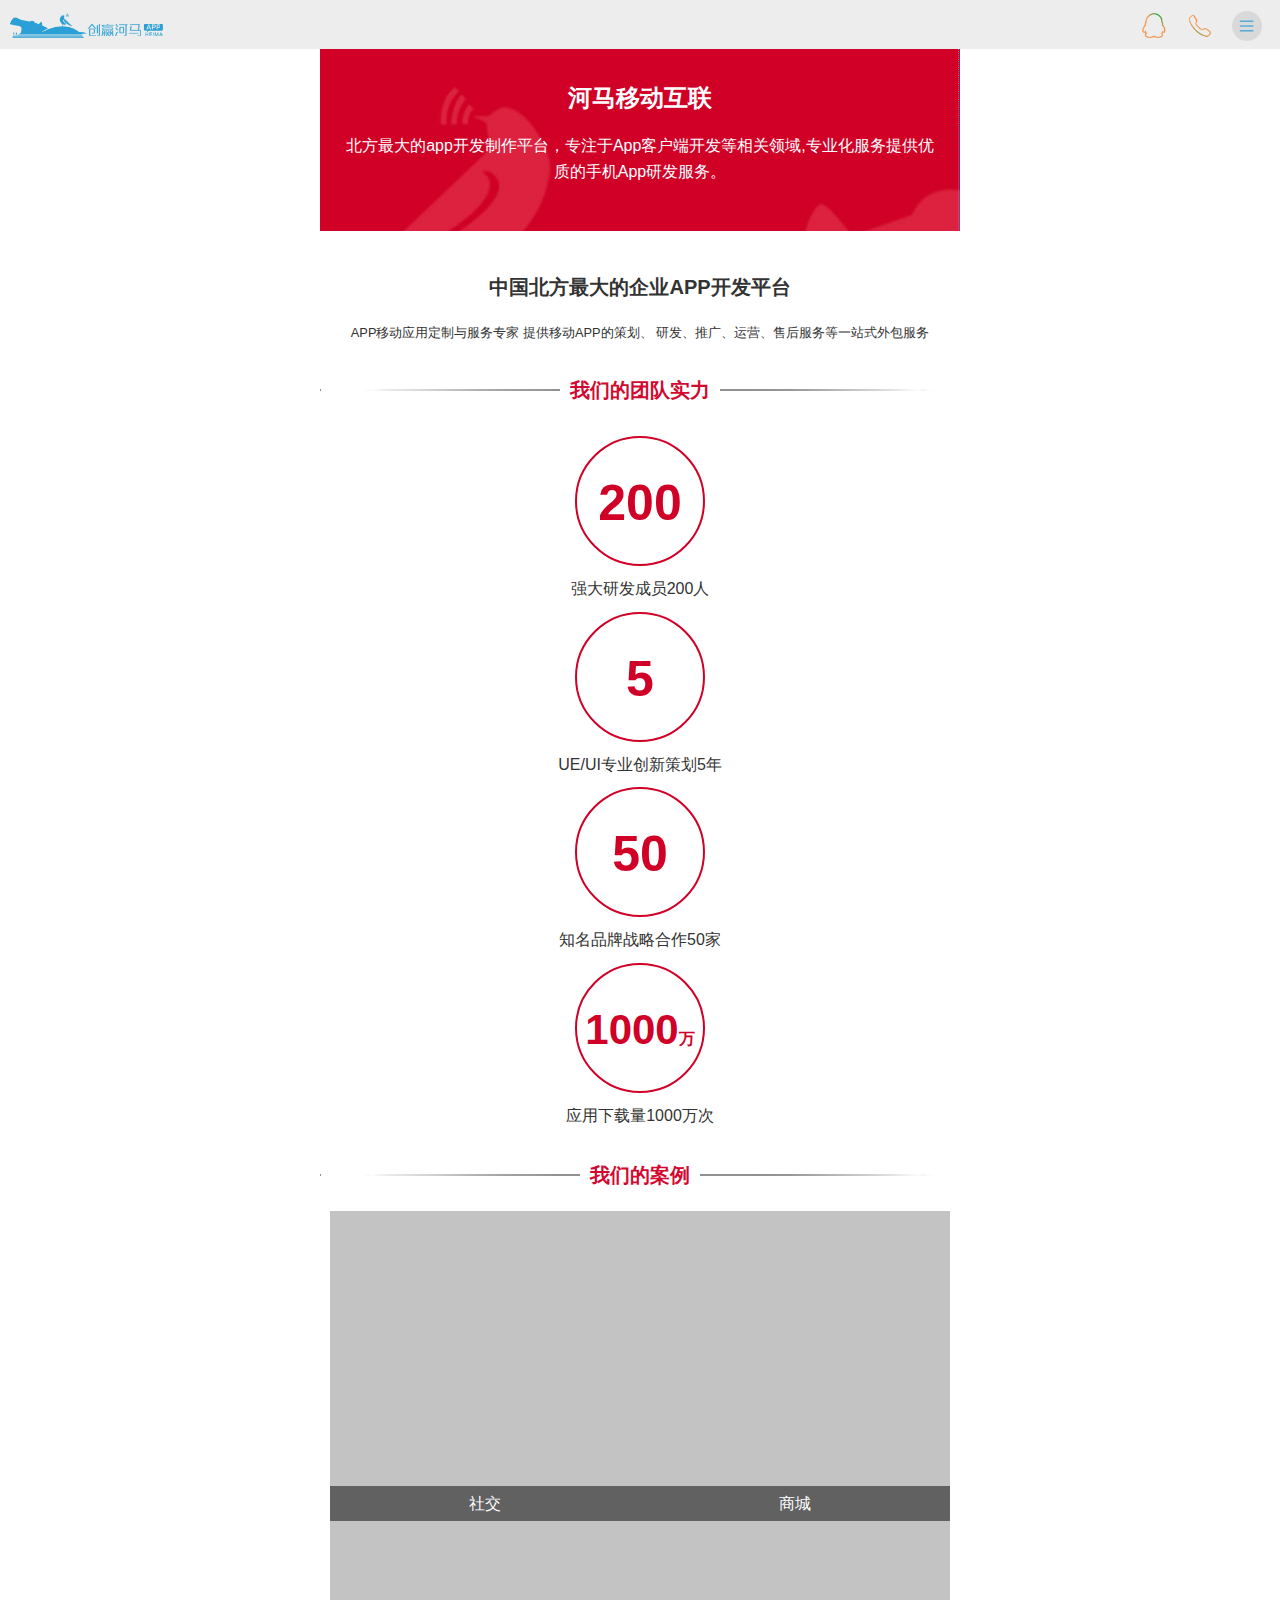
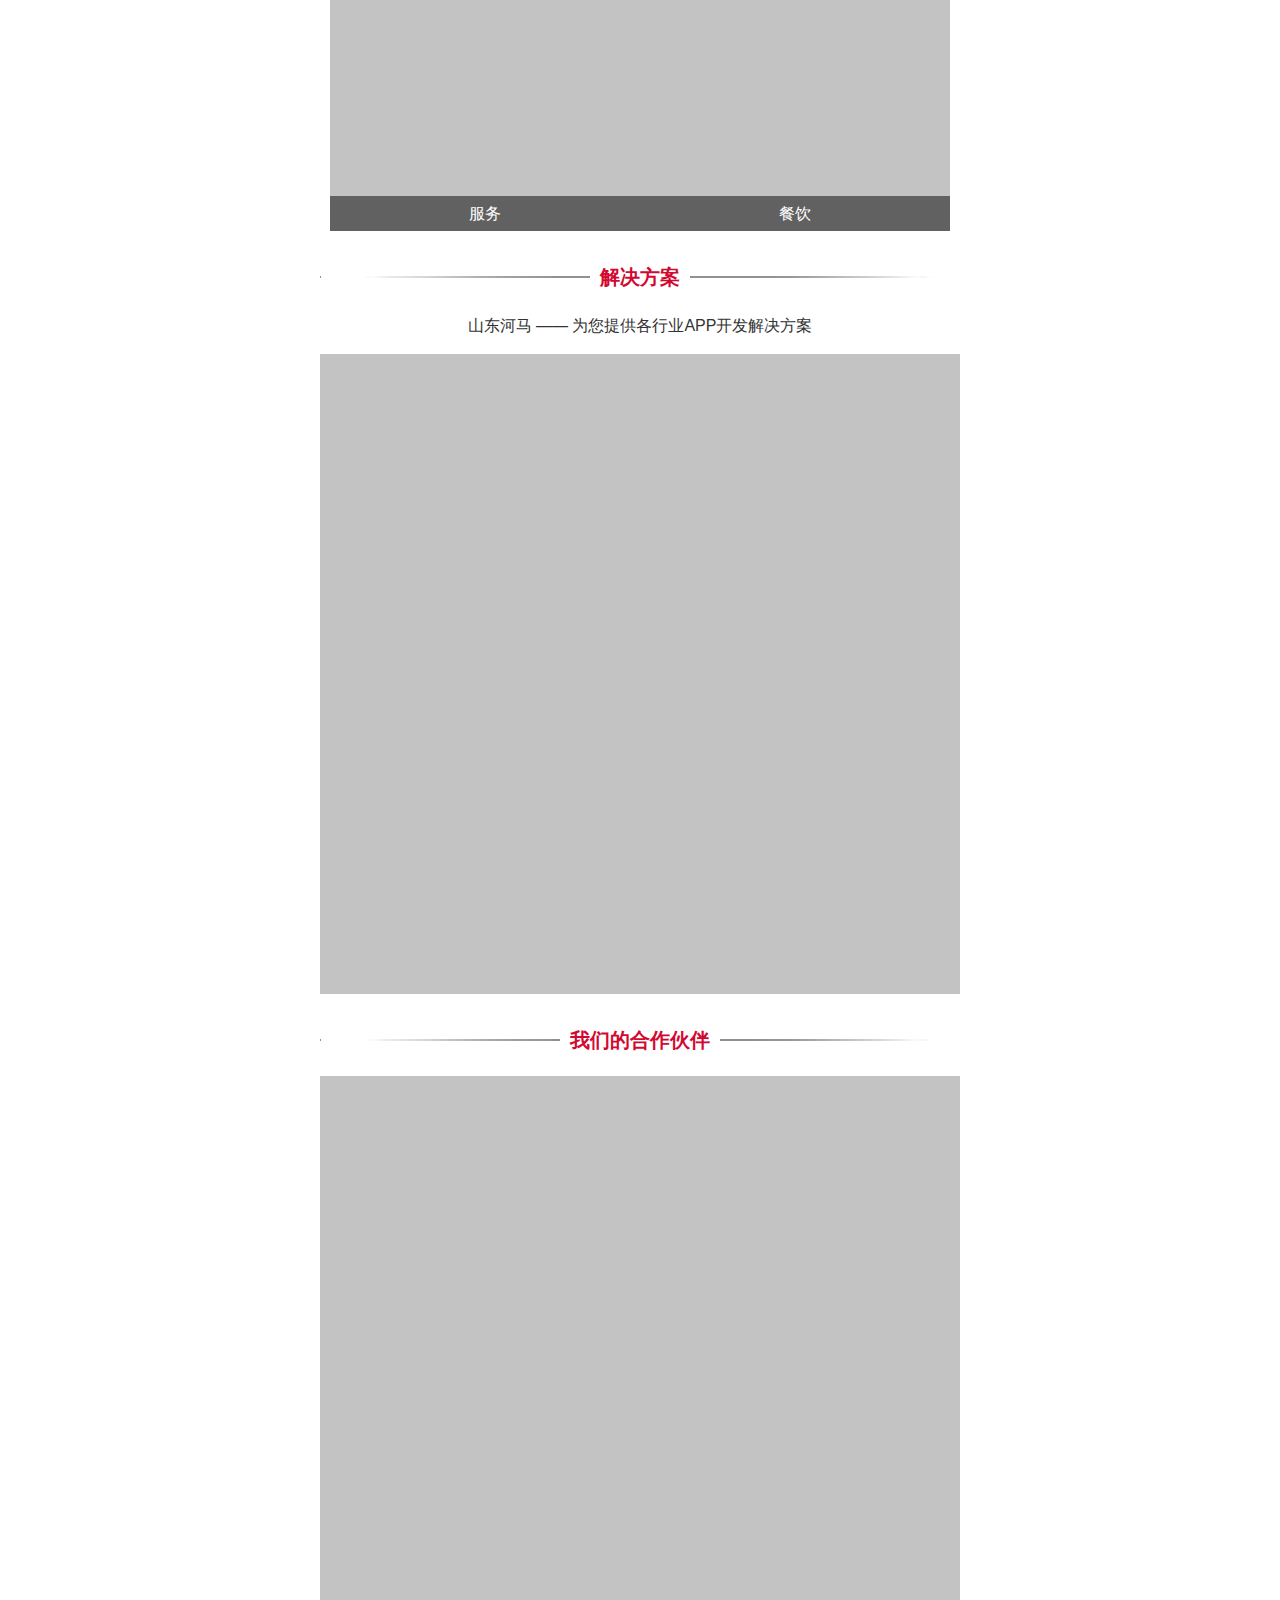
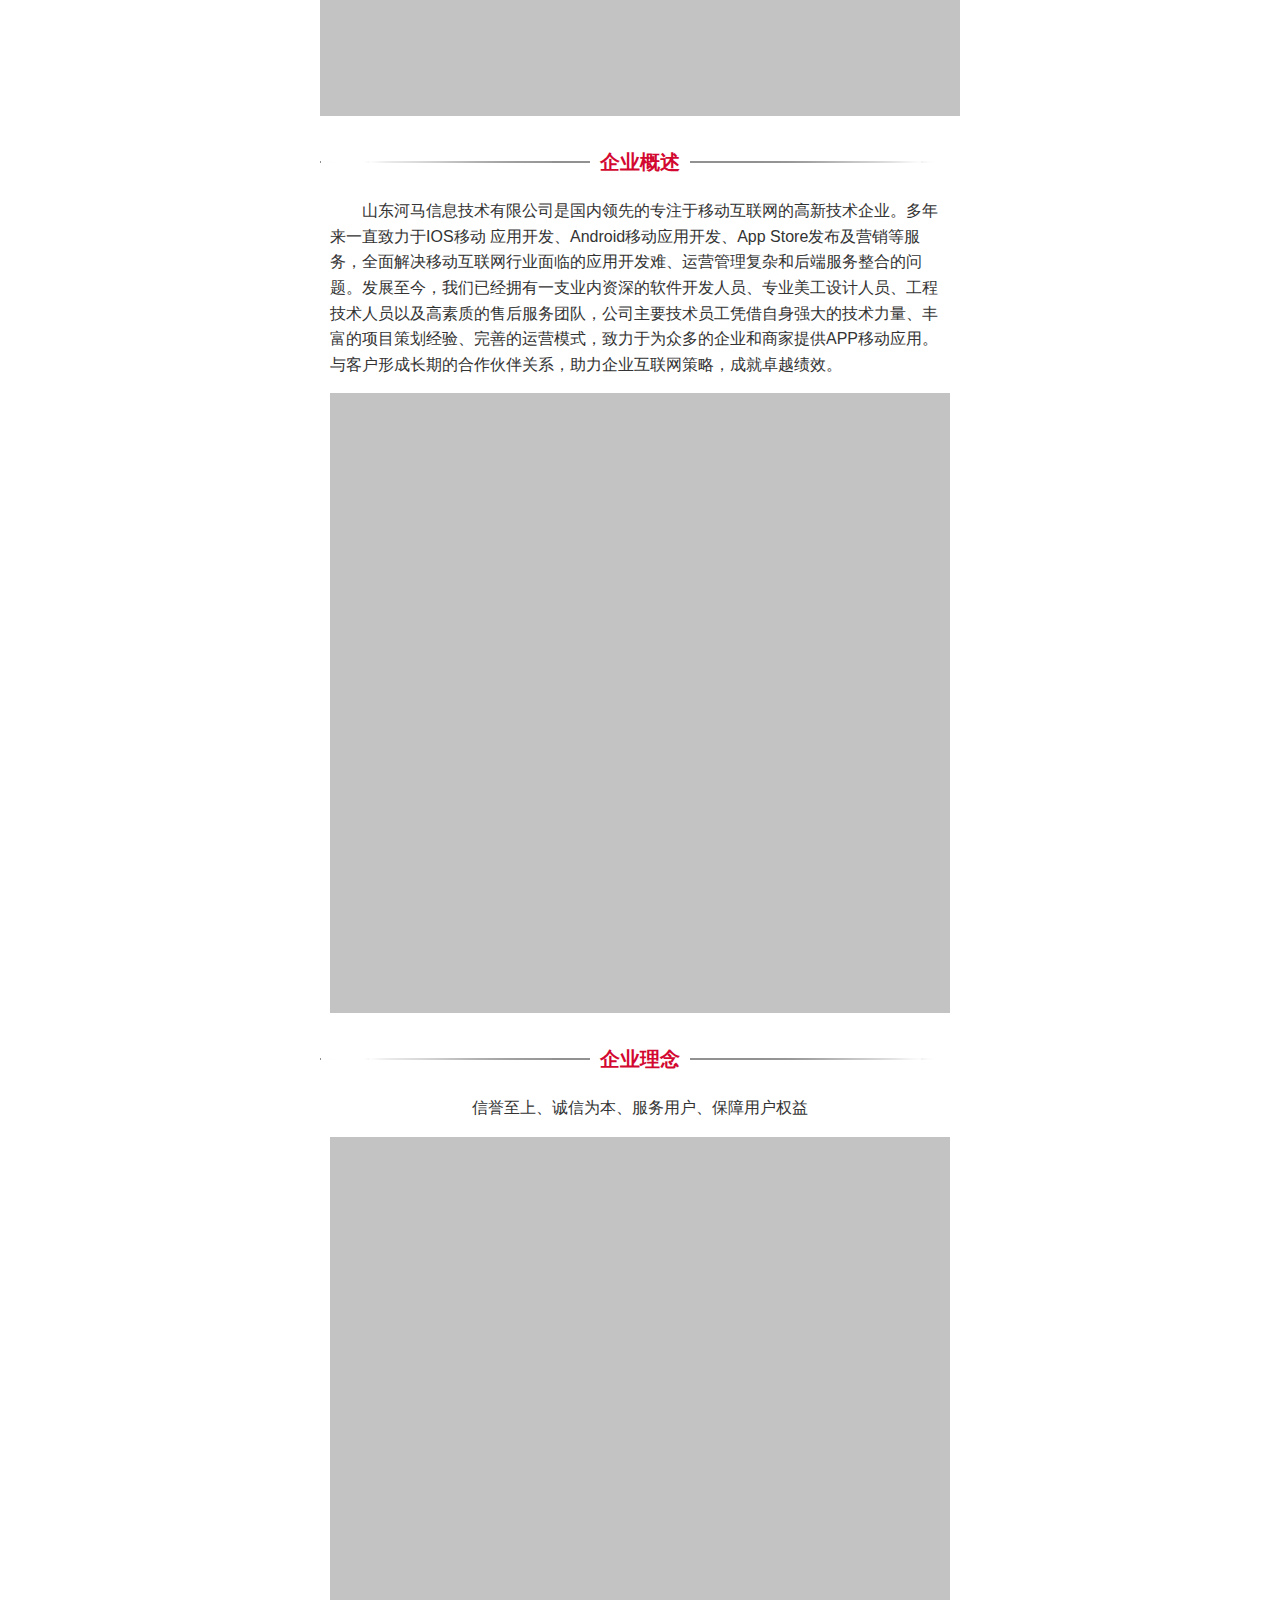
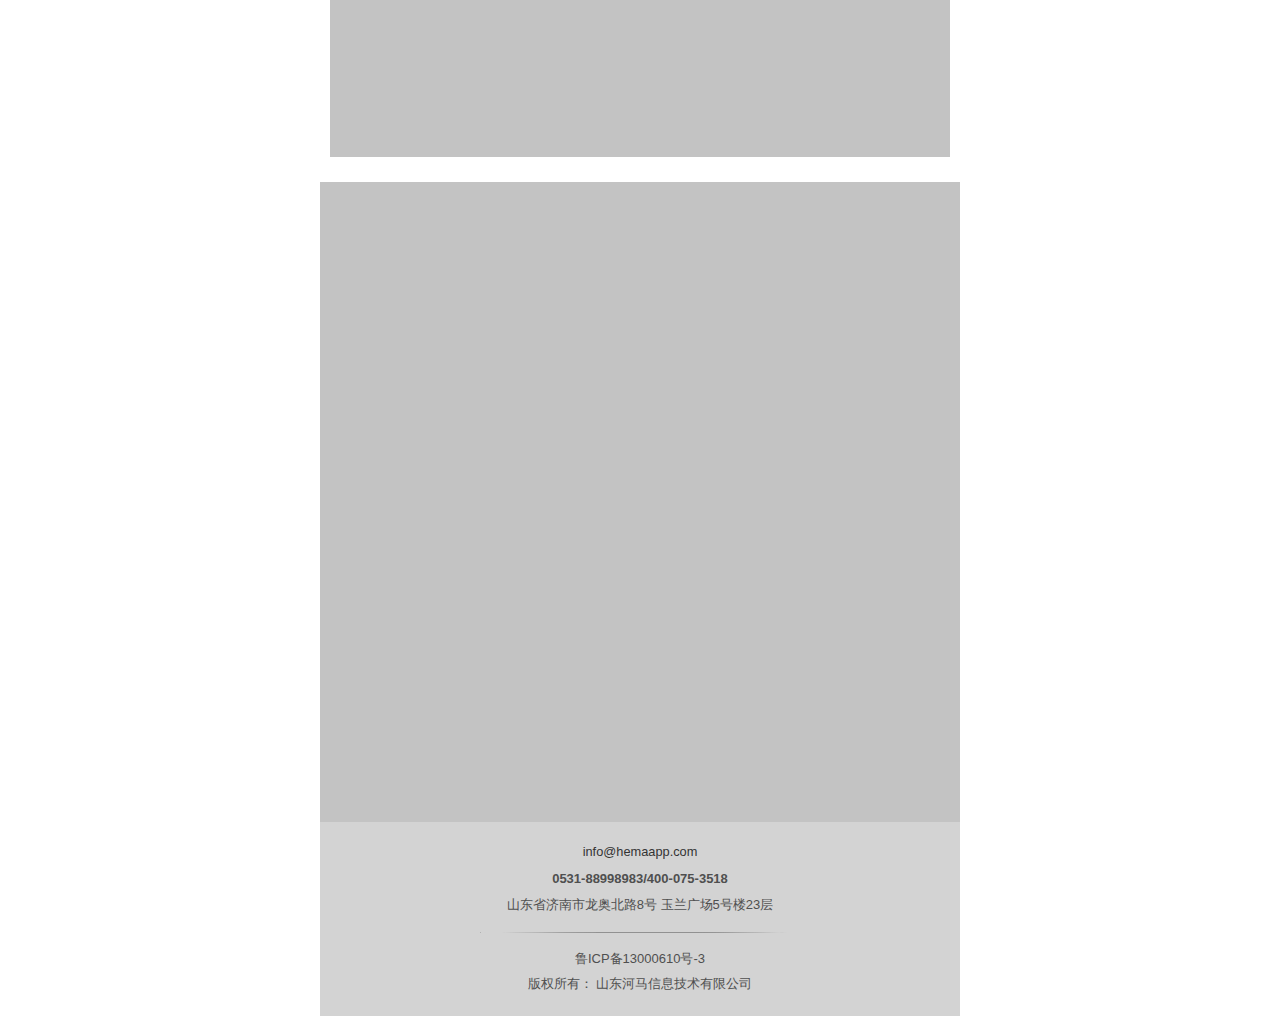
<file: index.html>
<!doctype html>
<html class="no-js">

	<head>
		<meta charset="utf-8">
		<meta http-equiv="X-UA-Compatible" content="IE=edge">
		<meta name="description" content="">
		<meta name="keywords" content="">
		<meta name="viewport" content="width=device-width, initial-scale=1, maximum-scale=1, user-scalable=no">
		<title>山东河马APP开发</title>
		<meta name="renderer" content="webkit">
		<meta http-equiv="Cache-Control" content="no-siteapp" />
		<link rel="stylesheet" href="css/amazeui.min.css">
		<link rel="stylesheet" href="css/app.css">
		<link rel="stylesheet" href="css/rotary.css" />
	</head>

	<body>
		<div class="am-container">
			<header data-am-widget="header" class="am-header am-header-fixed hm-header">
				<div class="am-header-left am-header-nav">
					<a href="index.html" title="山东河马APP开发">
						<img class="am-header-icon-custom" src="images/logo.png" alt="">
					</a>
				</div>
				<div class="am-header-right am-header-nav hm-icon">
					<a href="http://wpa.qq.com/msgrd?v=3&uin=2063704508&site=qq&menu=yes" class="">
						<img class="am-header-icon-custom" src="images/qq.png" alt="" />
					</a>
					<a href="tel:400-075-3518" class="">
						<img class="am-header-icon-custom" src="images/tel.png" alt="" />
					</a>
					<div class="am-dropdown" data-am-dropdown>
						<a href="javascript:;" class="am-dropdown-toggle" data-am-dropdown-toggle>
							<img class="am-header-icon-custom" src="images/more.png" style="height:30px;" alt="" />
						</a>
						<ul class="am-dropdown-content">
							<li>
								<a href="index.html">首&nbsp;&nbsp;&nbsp;&nbsp;&nbsp;&nbsp;页</a>
							</li>
							<li>
								<a href="index.html#case">APP案例</a>
							</li>
							<li>
								<a href="flow.html">制作流程</a>
							</li>
							<li>
								<a href="question.html">常见问题</a>
							</li>
						</ul>
					</div>
				</div>
			</header>
			<!-- 简介 -->
			<div>
				<div class="hm-banner">
					<h1>河马移动互联</h1>
					<p>北方最大的app开发制作平台，专注于App客户端开发等相关领域,专业化服务提供优质的手机App研发服务。</p>
				</div>
				<!-- <img alt="" src="images/img-index-1.jpg" width="100%" height="" /> -->
				<h2 class="am-text-center">中国北方最大的企业APP开发平台</h2>
				<p class="am-padding-horizontal-sm am-text-center"><small>APP移动应用定制与服务专家 提供移动APP的策划、
      研发、推广、运营、售后服务等一站式外包服务</small></p>
			</div>
			<!-- 团队实力 -->
			<div class="">
				<div class="hm-title">
					<b>我们的团队实力</b>
				</div>
				<ul class="am-avg-sm-1 hm-power">
					<li>
						<div>200</div>
						强大研发成员200人
					</li>
					<li>
						<div>5</div>
						UE/UI专业创新策划5年
					</li>
					<li>
						<div>50</div>
						知名品牌战略合作50家
					</li>
					<li>
						<div style="font-size: 4.2rem;">1000<small class="am-text-default">万</small></div>
						<!-- 案例锚点 -->
						<a name="case"></a>
						应用下载量1000万次
					</li>
				</ul>
			</div>
			<!-- 案例 -->
			<div>
				<div class="hm-title">
					<b>我们的案例</b>
				</div>
				<div class="am-padding-horizontal-sm hm-case">
					<ul class="am-avg-sm-2">
						<li>
							<a href="case1.html" title="">
								<img class="lazy" data-original="images/img-index-2.jpg" width="100%" alt="">
								<div class="hm-case-cate">
									社交
								</div>
							</a>
						</li>
						<li>
							<a href="case2.html" title="">
								<img class="lazy" data-original="images/img-index-3.jpg" width="100%" alt="">
								<div class="hm-case-cate">
									商城
								</div>
							</a>
						</li>
						<li>
							<a href="case3.html" title="">
								<img class="lazy" data-original="images/img-index-4.jpg" width="100%" alt="">
								<div class="hm-case-cate">
									服务
								</div>
							</a>
						</li>
						<li>
							<a href="case4.html" title="">
								<img class="lazy" data-original="images/img-index-5.jpg" width="100%" alt="">
								<div class="hm-case-cate">
									餐饮
								</div>
							</a>
						</li>
					</ul>
				</div>
			</div>
			<!-- 解决方案 -->
			<div>
				<div class="hm-title">
					<b>解决方案</b>
				</div>
				<p class="am-text-center">山东河马 —— 为您提供各行业APP开发解决方案</p>
				<img class="lazy" data-original="images/img-index-6.jpg" width="100%" alt="">
			</div>
			<!-- 合作伙伴 -->
			<div>
				<div class="hm-title">
					<b>我们的合作伙伴</b>
				</div>
				<img class="lazy" data-original="images/img-index-7.jpg" width="100%" alt="">
			</div>
			<!-- 企业概述 -->
			<div>
				<div class="hm-title">
					<b>企业概述</b>
				</div>
				<div class="am-padding-horizontal-sm">
					<p>　　山东河马信息技术有限公司是国内领先的专注于移动互联网的高新技术企业。多年来一直致力于IOS移动 应用开发、Android移动应用开发、App Store发布及营销等服务，全面解决移动互联网行业面临的应用开发难、运营管理复杂和后端服务整合的问题。发展至今，我们已经拥有一支业内资深的软件开发人员、专业美工设计人员、工程技术人员以及高素质的售后服务团队，公司主要技术员工凭借自身强大的技术力量、丰富的项目策划经验、完善的运营模式，致力于为众多的企业和商家提供APP移动应用。与客户形成长期的合作伙伴关系，助力企业互联网策略，成就卓越绩效。</p>
					<img class="lazy" data-original="images/img-index-8.jpg" width="100%" alt="">
				</div>
			</div>
			<!-- 企业理念 -->
			<div>
				<div class="hm-title">
					<b>企业理念</b>
				</div>
				<div class="am-padding-horizontal-sm">
					<p class="am-text-center">信誉至上、诚信为本、服务用户、保障用户权益 </p>
					<img class="lazy" data-original="images/img-index-9.jpg" width="100%" alt="">
				</div>
			</div>
			<br>
			<!-- 地图 -->
			<a href="map.html" title="">
				<img class="lazy" data-original="images/img-index-10.jpg" width="100%" alt="">
			</a>
			<!-- 底部 -->
			<footer class="am-footer hm-footer">
				<small>info@hemaapp.com</small>
				<p><b>0531-88998983/400-075-3518</b> </p>
				<p>山东省济南市龙奥北路8号 玉兰广场5号楼23层</p>
				<hr>
				<p>鲁ICP备13000610号-3</p>
				<p>版权所有： 山东河马信息技术有限公司</p>
			</footer>
			<!-- 回顶部 -->
			<div data-am-widget="gotop" class="am-gotop am-gotop-fixed">
				<a href="#top" title="">
					<img class="am-gotop-icon-custom" src="images/go-top.png" />
				</a>
			</div>
		</div>
		<!--抽奖活动-->
		<div class="am-modal am-modal-alert " tabindex="-1" id="m-activity" style="display: none;">
			<div class="am-modal-dialog" id="activity-bg">
				<div class="am-modal-bd animated bounceInDown">
					<span data-am-modal-close class="am-close">&times;</span>
					<a class="btn" href="activity-sm.html" title="立即点开"></a>
				</div>
			</div>
		</div>

		<script src="js/jquery.min.js"></script>
		<script src="js/amazeui.min.js"></script>
		<script src="js/amazeui.lazyload.js"></script>
		<script src="js/app.js"></script>
		<script type='text/javascript' src='http://tb.53kf.com/kf.php?arg=10101711&style=1'></script>
		<script>
			$(function() {
				function reqUrl(path) {
					var frontUrl = 'http://124.128.23.74:8008/group14/hm_web_third/index.php/Webservice/V100/';
					return frontUrl + path;
				}
				
				$.ajax({
					type: 'POST',
					url: reqUrl("prize_client_get"),
					dataType: 'JSON',
					async: false,
					xhrFields: {
						withCredentials: true
					},
					success: function(data) {
						if(data.success) {
							$('#m-activity').modal('open');
						} else {
							$('#m-activity').modal('close');
						}
					},
					error: function(e, request, settings) {
						alert(settings);
					}
				});
			});
		</script>
	</body>

</html>
</file>
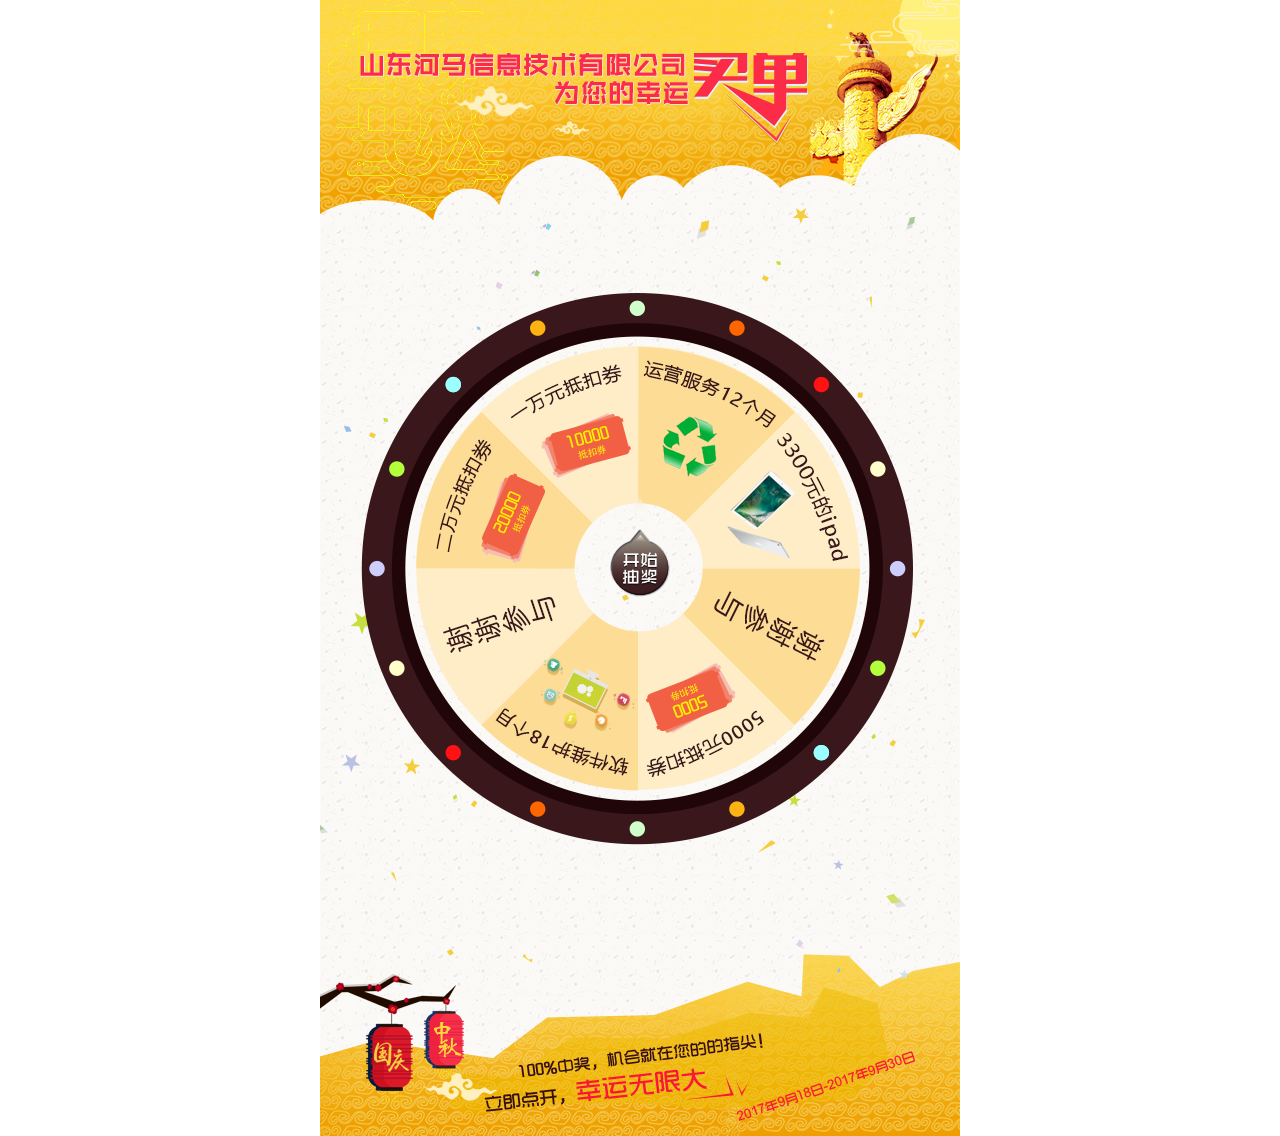
<file: activity-sm.html>
<!DOCTYPE html>
<html class="no-js">

	<head>
		<meta charset="utf-8">
		<meta http-equiv="X-UA-Compatible" content="IE=edge">
		<meta name="description" content="">
		<meta name="keywords" content="">
		<meta name="viewport" content="width=device-width, initial-scale=1, maximum-scale=1, user-scalable=no">
		<title>河马</title>
		<link rel="stylesheet" href="css/amazeui.min.css">
		<link rel="stylesheet" href="css/rotary.css">
		<style type="text/css">

		</style>
	</head>

	<body style="max-width: 640px; margin: 0 auto;">
		<div class="rotary">
			<img src="images/zt-smbg.png">
			<div class="rotaryArrow-sm" id="rotaryArrow"></div>
			<!--<a class="text-top-sm" href="#">我在上方</a>
			<a class="text-bottom-sm" href="#">我在下方</a>-->
		</div>

		<!-- 中奖提示modal -->
		<div class="am-modal am-modal-alert" tabindex="-1" id="m-prize-sm">
			<div class="am-modal-dialog">
				<div class="am-modal-bd animated bounceInDown">
					<div class="prize-wrap-sm">
						<img class="zj-bg" src="images/actip.png">
						<div class="pimg"><div class="ptxt"></div><img src="images/m1.png" class="mm"/></div>
						<div class="prize-txt-sm"></div>
					</div>
					<span data-am-modal-close class="am-close">&times;</span>
				</div>
			</div>
		</div>
		<!-- 中奖信息modal -->
		<div class="am-modal am-modal-alert" tabindex="-1" id="m-infor">
			<div class="am-modal-dialog">
				<div class="am-modal-bd animated bounceInDown">
					<div class="prize-wrap-sm">
						<img src="images/infor-sm.png">
						<div class="prize-infor">
							<ul>
								<li><input type="text" placeholder="请输入您的姓名" class="name" /></li>
								<li><input type="text" placeholder="请输入您的联系方式" class="tel" /></li>
								<li><input type="text" placeholder="请输入您的联系地址" class="addr" /></li>
							</ul>
							<div class="submit">提交</div>
						</div>
					</div>

					<span data-am-modal-close class="am-close">&times;</span>
				</div>
			</div>
		</div>

		<!-- 以上页面内容 开发时删除 -->

		<!--[if lt IE 9]>
<script src="http://libs.baidu.com/jquery/1.11.1/jquery.min.js"></script>
<script src="http://cdn.staticfile.org/modernizr/2.8.3/modernizr.js"></script>
<script src="../assets/js/amazeui.ie8polyfill.min.js"></script>
<![endif]-->
		<!--[if (gte IE 9)|!(IE)]><!-->
		<script src="js/jquery.min.js"></script>
		<!--<![endif]-->
		<script src="js/amazeui.min.js"></script>
		<script src="js/jquery.rotate.min.js"></script>
		<!--<script src="js/hm.js"></script>-->
		<script>
			$(function() {
				function reqUrl(path) {
					var frontUrl = 'http://124.128.23.74:8008/group14/hm_web_third/index.php/Webservice/V100/';
					return frontUrl + path;
				}

				var $rotaryArrow = $('#rotaryArrow');
				var $result = $('.prize-wrap');
				var $resultTxt = $('.ptxt');
				var $resultImg = $('.prize-img-sm');
				var $img = $('.pimg');

				$rotaryArrow.click(function() {
					$.ajax({
						type: 'POST',
						url: reqUrl("prize_get"),
						dataType: 'JSON',
						async: false,
						xhrFields: {
							withCredentials: true
						},
						success: function(data) {

							if(data.success) {
								var num = data.infor;
								var number = parseInt(num.data);
								switch(number) {
									case 1:
										rotateFunc(1, 65, 'ipod', 'images/m1.png');
										break;
									case 2:
										rotateFunc(2, 295, '20000元抵扣券', 'images/m5.png');
										break;
									case 3:
										rotateFunc(3, 340, '一万元抵扣券', 'images/m6.png');
										break;
									case 4:
										rotateFunc(4, 160, '5000元抵扣券', 'images/m2.png');
										break;
									case 5:
										rotateFunc(5, 20, '运营服务(12个月)', 'images/m7.png');
										break;
									case 6:
										rotateFunc(6, 205, '软件维护(18个月)', 'images/m4.png');
										break;
									default:
										rotateFunc(0, 0, '运营服务(12个月)', 'images/m7.png');
								}
								$('.submit').on('click', function() {
									var name = $('.name').val();
									var tel = $('.tel').val();
									var addr = $('.addr').val();
									var id = num.record;
									var numbers = /^[1][34578][0-9]{9}$/;
									if(!numbers.test(tel)) {
										mask('请输入正确的手机号');
										return false;
									}
									$.ajax({
										type: 'POST',
										url: reqUrl("message_save"),
										dataType: 'JSON',
										data: {
											name: name,
											mobile: tel,
											address: addr,
											record: id
										},
										async: false,
										xhrFields: {
											withCredentials: true
										},
										success: function(data) {
											if(data.success) {
												window.location.href = "information.html"
											} else {
												mask(data.msg);
											}
										},
										error: function(e, request, settings) {
											alert(settings);
										}
									});

									$('.rotaryArrow').css('margin-left', '-81px');
									$('#m-prize-sm').modal('close');
									$('#m-infor').modal('close');
								});
							} else {
								mask(data.msg);
							}
						},
						error: function(e, request, settings) {
							alert(settings);
						}
					});
				});

				var rotateFunc = function(awards, angle, text, img) { //awards:奖项，angle:奖项对应的角度
					console.log(awards);
					console.log(angle);
					$rotaryArrow.stopRotate();
					$rotaryArrow.rotate({
						angle: 0,
						duration: 5000,
						animateTo: angle + 1800, //angle是图片上各奖项对应的角度，1800是让指针固定旋转5圈
						callback: function() {
							$resultTxt.html(text)
							$img.children('img').attr('src',img);
							var $m = $img.children('img').attr('src');
							if($m == "images/m7.png"){
								$('.mm').css('width','40%')
							}
							$('#m-prize-sm').modal({});
						}
					});
				};
				$('.prize-txt-sm').on('click', function() {
					$('.rotaryArrow').css('margin-left', '-81px');
					$('#m-prize-sm').modal('close');
					$('#m-infor').modal('open');
				});

				// 遮罩

				function mask(text) {
					$('.layer').remove();
					var content = '<div class="layer"> ' + text + '</div>'
					$('body').append(content);

					var w = $('.layer').width() + 40;
					var win = $(window).width();

					$('.layer').css('left', (win - w) / 2 + 'px');
					$('.layer').fadeIn();
					setTimeout(function() {
						$('.layer').fadeOut();
						$('.layer').remove();
					}, 2000);
				}

			});
		</script>
	</body>

</html>
</file>
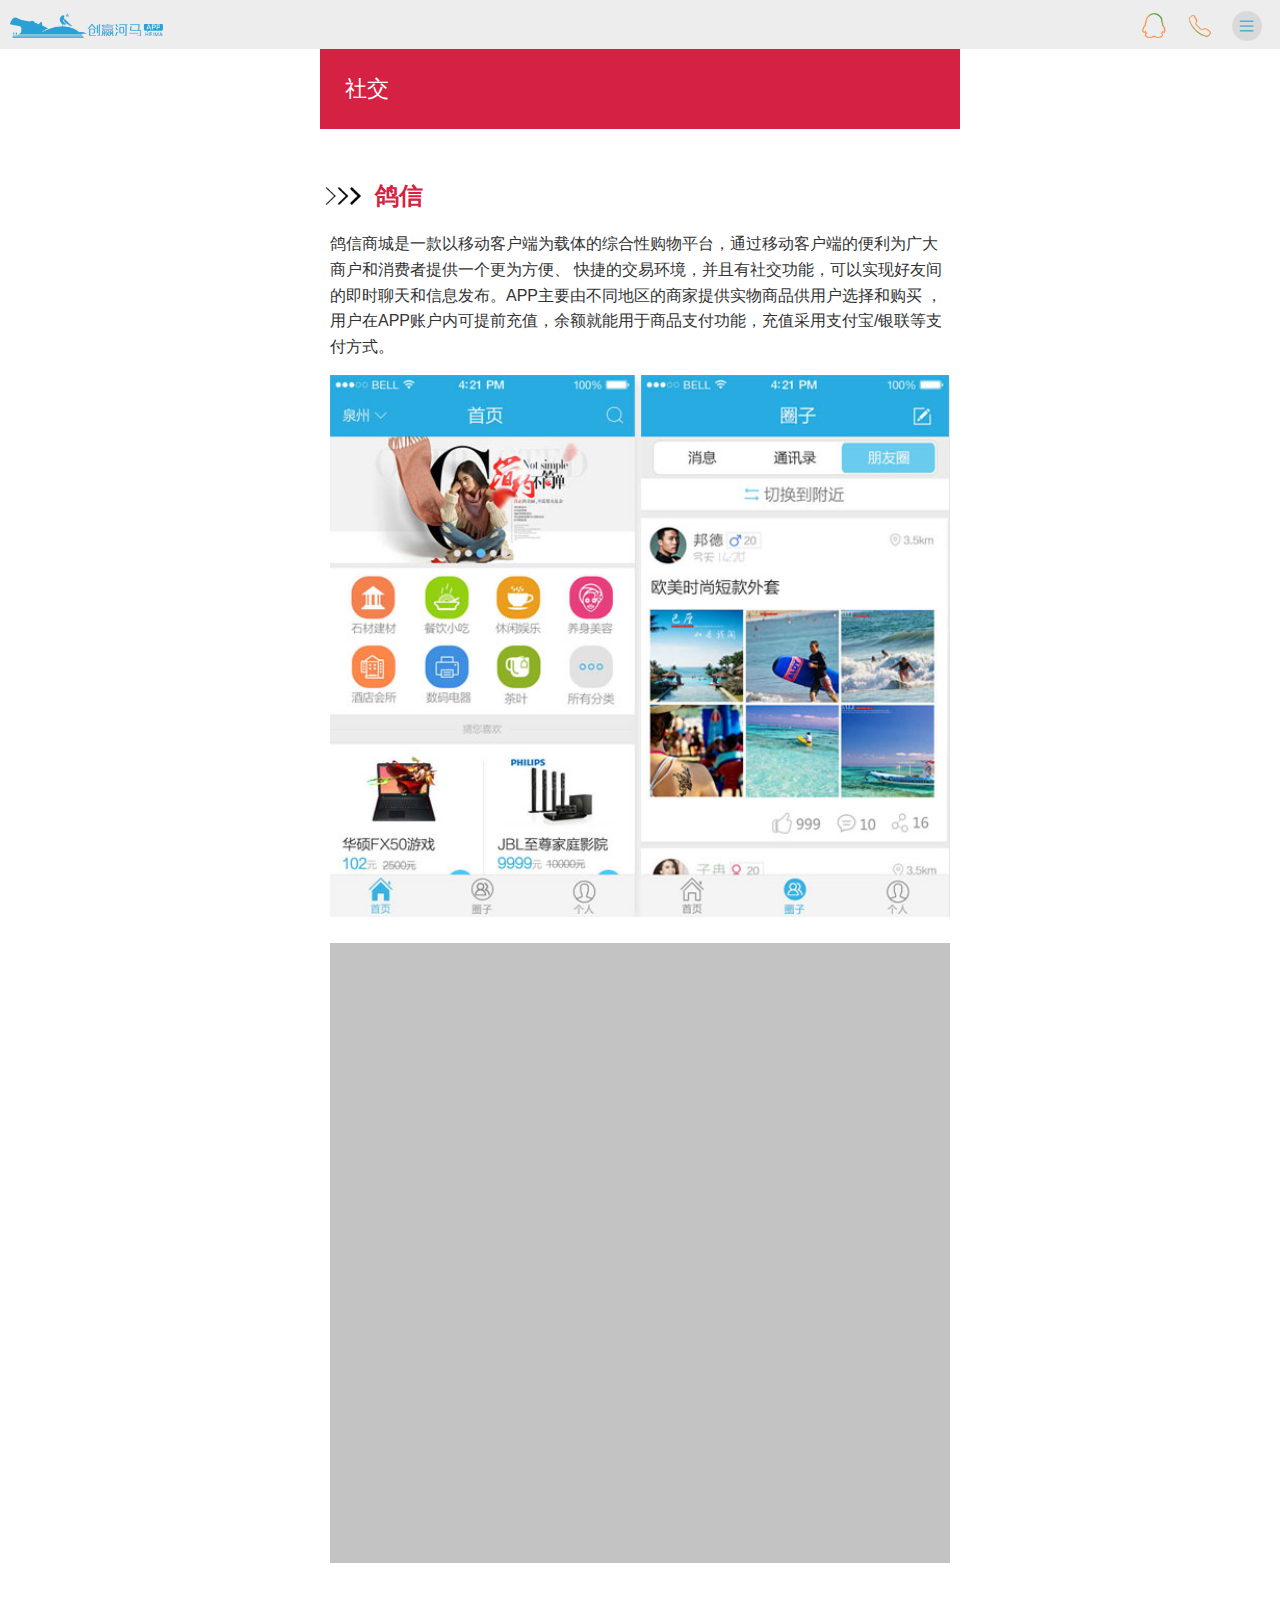
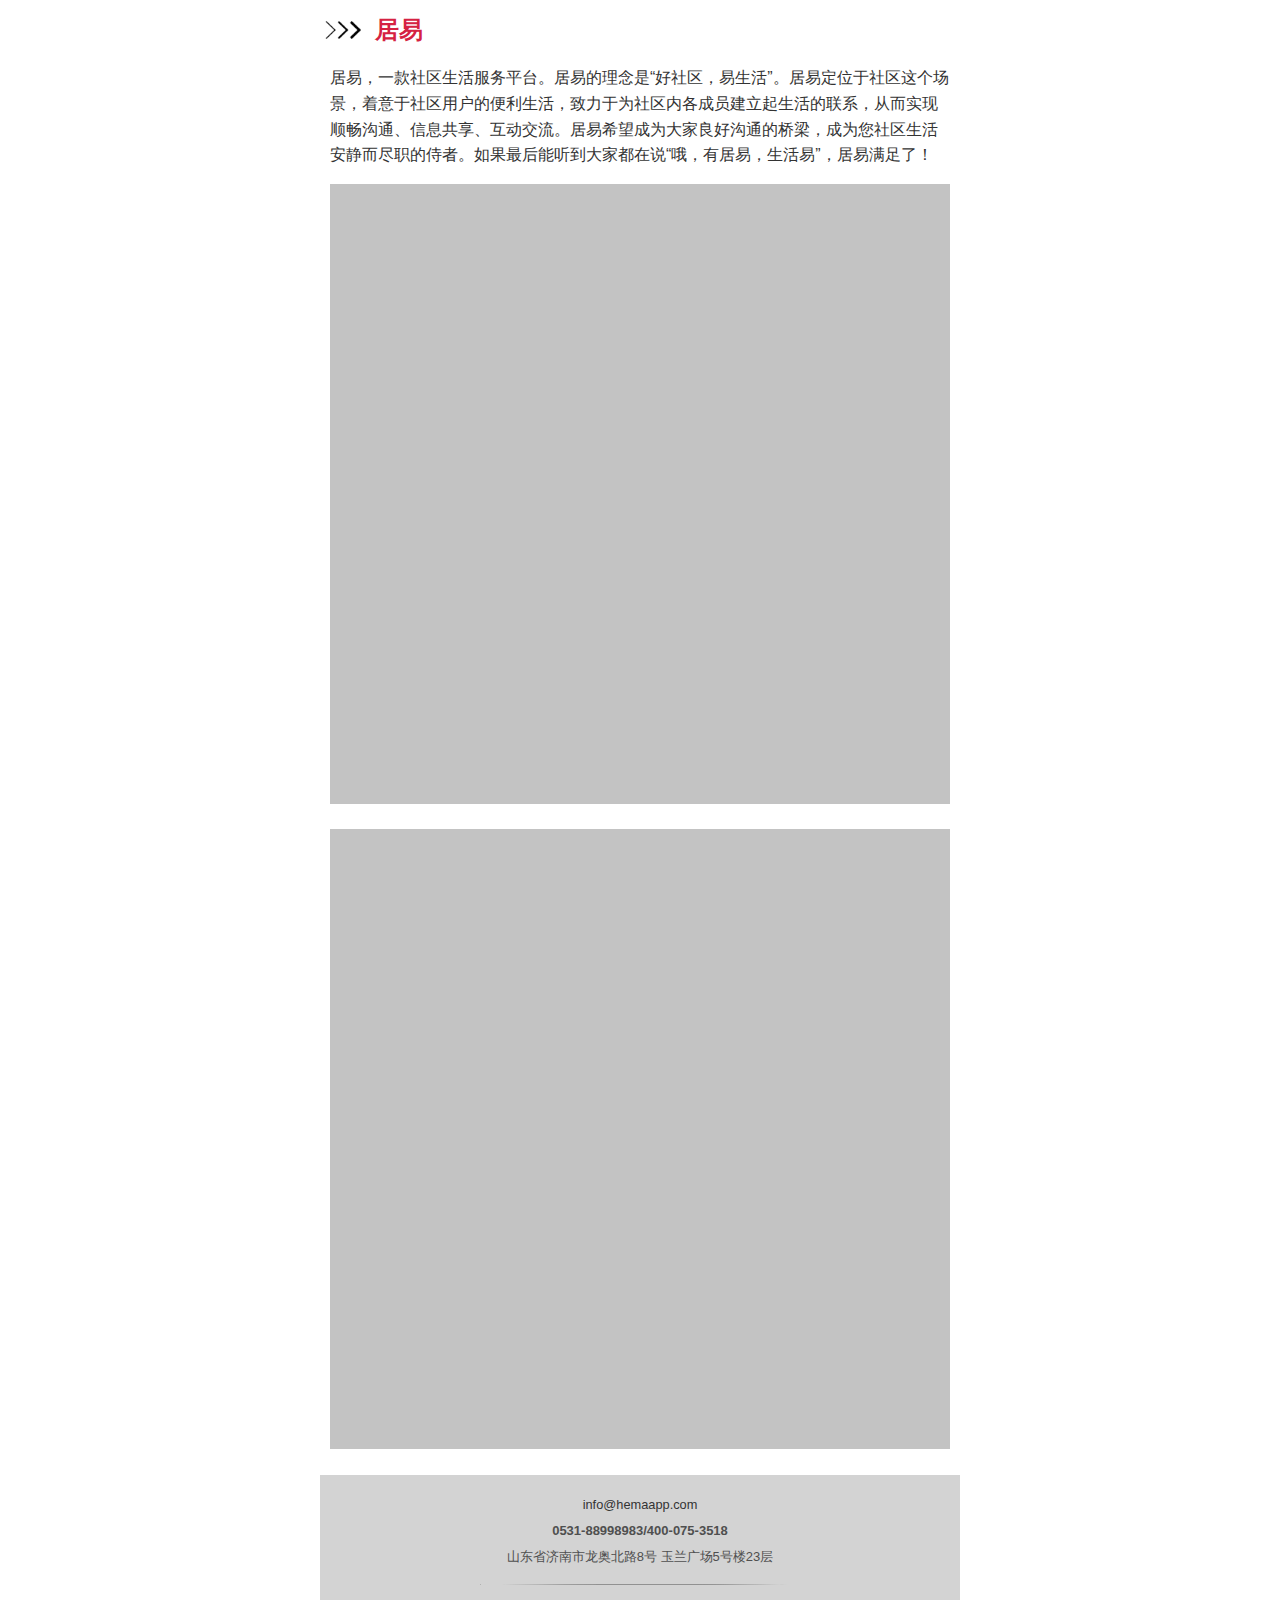
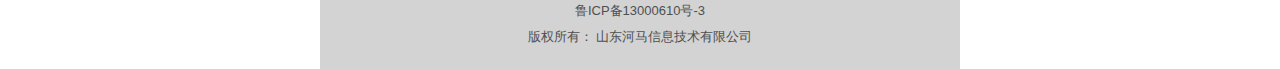
<file: case1.html>
<!doctype html>
<html class="no-js">
<head>
  <meta charset="utf-8">
  <meta http-equiv="X-UA-Compatible" content="IE=edge">
  <meta name="description" content="">
  <meta name="keywords" content="">
  <meta name="viewport" content="width=device-width, initial-scale=1, maximum-scale=1, user-scalable=no">
  <title>山东河马APP开发</title>
  <meta name="renderer" content="webkit">
  <meta http-equiv="Cache-Control" content="no-siteapp"/>
  <link rel="stylesheet" href="css/amazeui.min.css">
  <link rel="stylesheet" href="css/app.css">
</head>
<body>
<div class="am-container">
  <header data-am-widget="header" class="am-header am-header-fixed hm-header">
    <div class="am-header-left am-header-nav">
      <a href="index.html" title="山东河马APP开发">
        <img class="am-header-icon-custom" src="images/logo.png" alt="">
      </a>
    </div>
    <div class="am-header-right am-header-nav hm-icon">
      <a href="http://wpa.qq.com/msgrd?v=3&uin=2063704508&site=qq&menu=yes" class="">
        <img class="am-header-icon-custom" src="images/qq.png" alt=""/>
      </a>
      <a href="tel:400-075-3518" class="">
        <img class="am-header-icon-custom" src="images/tel.png" alt=""/>
      </a>
      <div class="am-dropdown" data-am-dropdown>
        <a href="javascript:;" class="am-dropdown-toggle" data-am-dropdown-toggle>
          <img class="am-header-icon-custom" src="images/more.png" style="height:30px;" alt=""/>
        </a>
        <ul class="am-dropdown-content">
          <li><a href="index.html">首&nbsp;&nbsp;&nbsp;&nbsp;&nbsp;&nbsp;页</a></li>
          <li><a href="index.html#case">APP案例</a></li>
          <li><a href="flow.html">制作流程</a></li>
          <li><a href="question.html">常见问题</a></li>
        </ul>
      </div>
    </div>
  </header>
  <div class="hm-case-tt">
    社交
  </div>
  <h1 class="hm-case-p">鸽信</h1>
  <div class="am-padding-horizontal-sm">
    <p> 
      鸽信商城是一款以移动客户端为载体的综合性购物平台，通过移动客户端的便利为广大商户和消费者提供一个更为方便、
快捷的交易环境，并且有社交功能，可以实现好友间的即时聊天和信息发布。APP主要由不同地区的商家提供实物商品供用户选择和购买
，用户在APP账户内可提前充值，余额就能用于商品支付功能，充值采用支付宝/银联等支付方式。</p>
    <img class="lazy" data-original="images/img-case1-gx1.jpg" width="100%" alt="">
    <br />
    <br />
    <img class="lazy" data-original="images/img-case1-gx2.jpg" width="100%" alt="">
  </div>
  <h1 class="hm-case-p">居易</h1>
  <div class="am-padding-horizontal-sm">
    <p>居易，一款社区生活服务平台。居易的理念是“好社区，易生活”。居易定位于社区这个场景，着意于社区用户的便利生活，致力于为社区内各成员建立起生活的联系，从而实现顺畅沟通、信息共享、互动交流。居易希望成为大家良好沟通的桥梁，成为您社区生活安静而尽职的侍者。如果最后能听到大家都在说“哦，有居易，生活易”，居易满足了！</p>
    <img class="lazy" data-original="images/img-case1-xygg1.jpg" width="100%" alt="">
    <br />
    <br />
    <img class="lazy" data-original="images/img-case1-xygg2.jpg" width="100%" alt="">
  </div>
  <br />
  <!-- 底部 -->
  <footer class="am-footer hm-footer">
    <small>info@hemaapp.com</small>
    <p><b>0531-88998983/400-075-3518</b> </p>
    <p>山东省济南市龙奥北路8号 玉兰广场5号楼23层</p>
    <hr>
    <p>鲁ICP备13000610号-3</p>
    <p>版权所有： 山东河马信息技术有限公司</p>
  </footer>
  <!-- 回顶部 -->
  <div data-am-widget="gotop" class="am-gotop am-gotop-fixed" >
    <a href="#top" title="">
        <img class="am-gotop-icon-custom" src="images/go-top.png" />
    </a>
  </div>
</div>
<script src="js/jquery.min.js"></script>
<script src="js/amazeui.min.js"></script>
<script src="js/amazeui.lazyload.js"></script>
<script src="js/app.js"></script>
<script type='text/javascript' src='http://tb.53kf.com/kf.php?arg=10101711&style=1'></script>
</body>
</html>
</file>
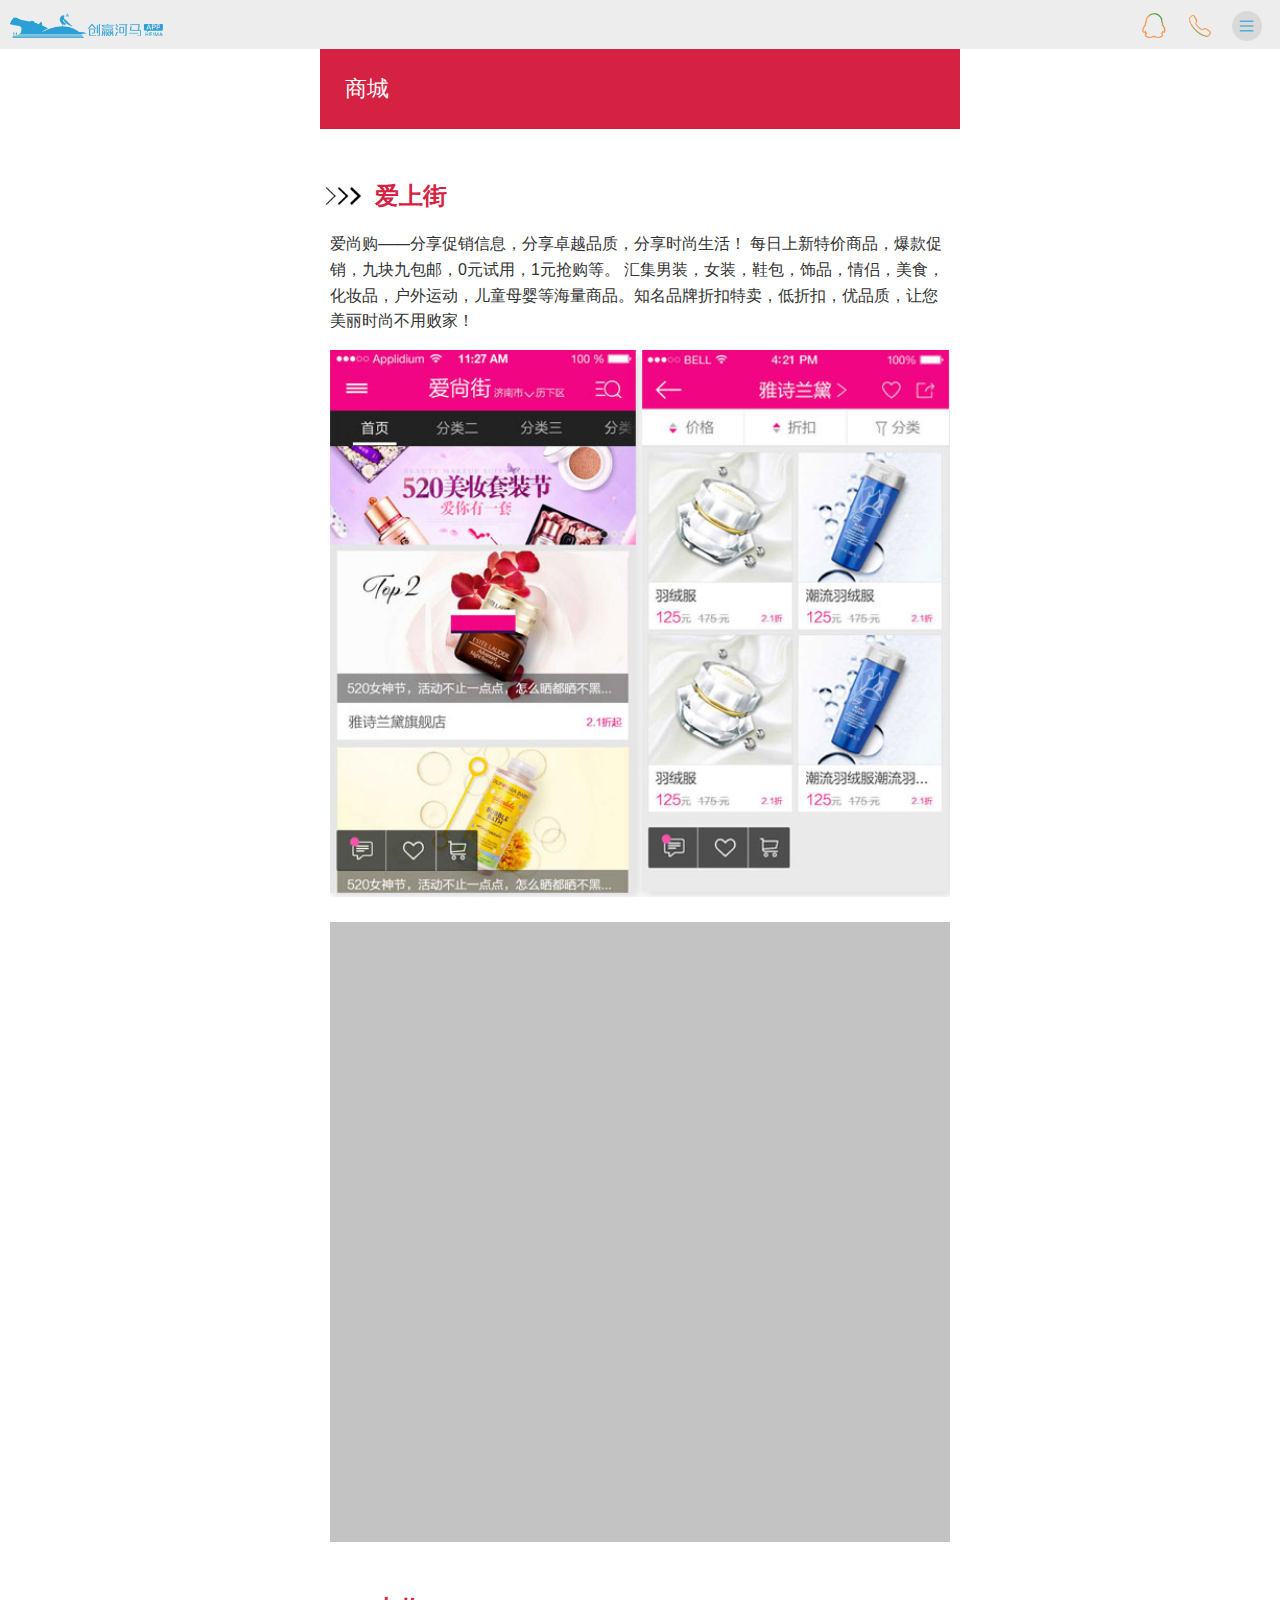
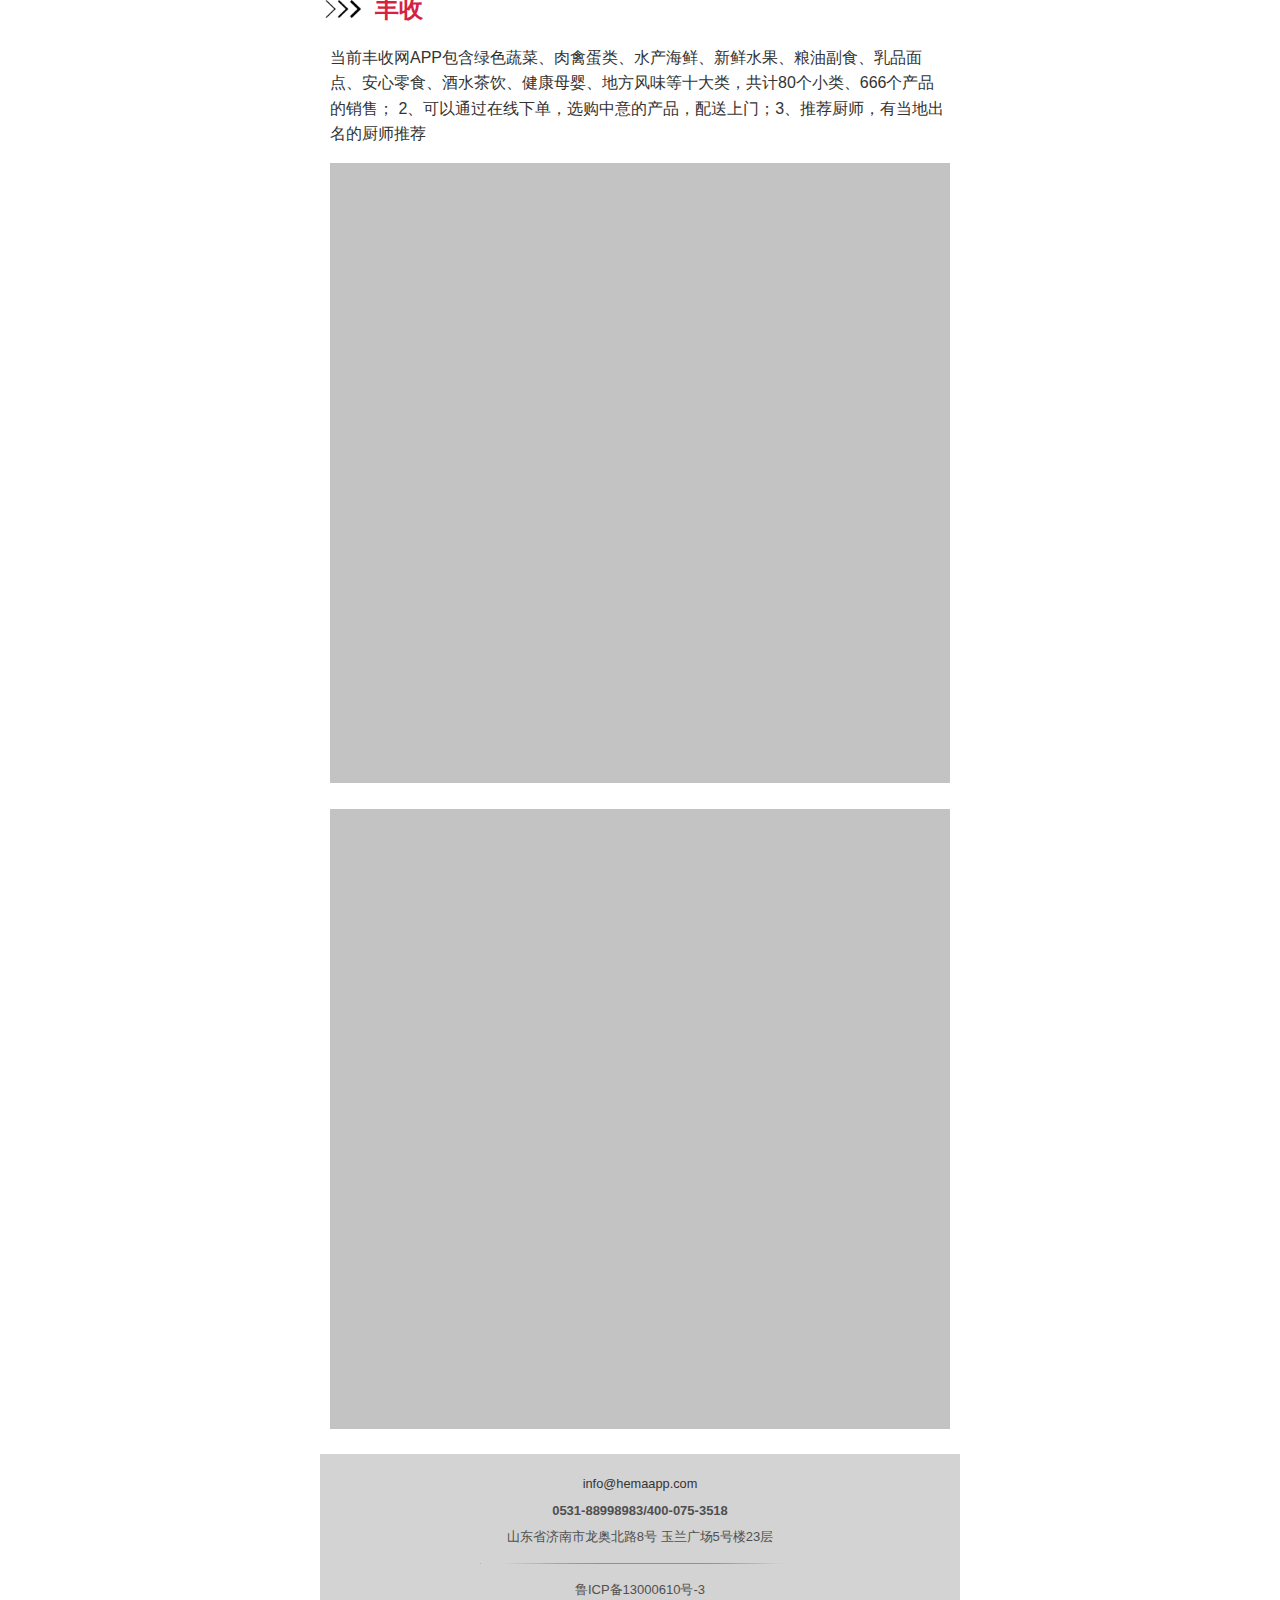
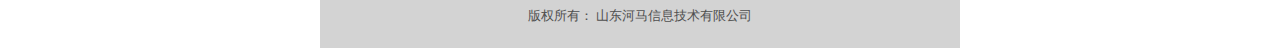
<file: case2.html>
<!doctype html>
<html class="no-js">
<head>
  <meta charset="utf-8">
  <meta http-equiv="X-UA-Compatible" content="IE=edge">
  <meta name="description" content="">
  <meta name="keywords" content="">
  <meta name="viewport" content="width=device-width, initial-scale=1, maximum-scale=1, user-scalable=no">
  <title>山东河马APP开发</title>
  <meta name="renderer" content="webkit">
  <meta http-equiv="Cache-Control" content="no-siteapp"/>
  <link rel="stylesheet" href="css/amazeui.min.css">
  <link rel="stylesheet" href="css/app.css">
</head>
<body>
<div class="am-container">
  <header data-am-widget="header" class="am-header am-header-fixed hm-header">
    <div class="am-header-left am-header-nav">
      <a href="index.html" title="山东河马APP开发">
        <img class="am-header-icon-custom" src="images/logo.png" alt="">
      </a>
    </div>
    <div class="am-header-right am-header-nav hm-icon">
      <a href="http://wpa.qq.com/msgrd?v=3&uin=2063704508&site=qq&menu=yes" class="">
        <img class="am-header-icon-custom" src="images/qq.png" alt=""/>
      </a>
      <a href="tel:400-075-3518" class="">
        <img class="am-header-icon-custom" src="images/tel.png" alt=""/>
      </a>
      <div class="am-dropdown" data-am-dropdown>
        <a href="javascript:;" class="am-dropdown-toggle" data-am-dropdown-toggle>
          <img class="am-header-icon-custom" src="images/more.png" style="height:30px;" alt=""/>
        </a>
        <ul class="am-dropdown-content">
          <li><a href="index.html">首&nbsp;&nbsp;&nbsp;&nbsp;&nbsp;&nbsp;页</a></li>
          <li><a href="index.html#case">APP案例</a></li>
          <li><a href="flow.html">制作流程</a></li>
          <li><a href="question.html">常见问题</a></li>
        </ul>
      </div>
    </div>
  </header>
  <div class="hm-case-tt">
    商城
  </div>
  <h1 class="hm-case-p">爱上街</h1>
  <div class="am-padding-horizontal-sm">
    <p>爱尚购——分享促销信息，分享卓越品质，分享时尚生活！
每日上新特价商品，爆款促销，九块九包邮，0元试用，1元抢购等。
汇集男装，女装，鞋包，饰品，情侣，美食，化妆品，户外运动，儿童母婴等海量商品。知名品牌折扣特卖，低折扣，优品质，让您美丽时尚不用败家！</p>
    <img class="lazy" data-original="images/img-case2-asj1.jpg" width="100%" alt="">
    <br />
    <br />
    <img class="lazy" data-original="images/img-case2-asj2.jpg" width="100%" alt="">
  </div>
  <h1 class="hm-case-p">丰收</h1>
  <div class="am-padding-horizontal-sm">
    <p>当前丰收网APP包含绿色蔬菜、肉禽蛋类、水产海鲜、新鲜水果、粮油副食、乳品面点、安心零食、酒水茶饮、健康母婴、地方风味等十大类，共计80个小类、666个产品的销售； 2、可以通过在线下单，选购中意的产品，配送上门；3、推荐厨师，有当地出名的厨师推荐</p>
    <img class="lazy" data-original="images/img-case2-fs1.jpg" width="100%" alt="">
    <br />
    <br />
    <img class="lazy" data-original="images/img-case2-fs2.jpg" width="100%" alt="">
  </div>
  <br />
  <!-- 底部 -->
  <footer class="am-footer hm-footer">
    <small>info@hemaapp.com</small>
    <p><b>0531-88998983/400-075-3518</b> </p>
    <p>山东省济南市龙奥北路8号 玉兰广场5号楼23层</p>
    <hr>
    <p>鲁ICP备13000610号-3</p>
    <p>版权所有： 山东河马信息技术有限公司</p>
  </footer>
  <!-- 回顶部 -->
  <div data-am-widget="gotop" class="am-gotop am-gotop-fixed" >
    <a href="#top" title="">
        <img class="am-gotop-icon-custom" src="images/go-top.png" />
    </a>
  </div>
</div>
<script src="js/jquery.min.js"></script>
<script src="js/amazeui.min.js"></script>
<script src="js/amazeui.lazyload.js"></script>
<script src="js/app.js"></script>
<script type='text/javascript' src='http://tb.53kf.com/kf.php?arg=10101711&style=1'></script>
</body>
</html>
</file>
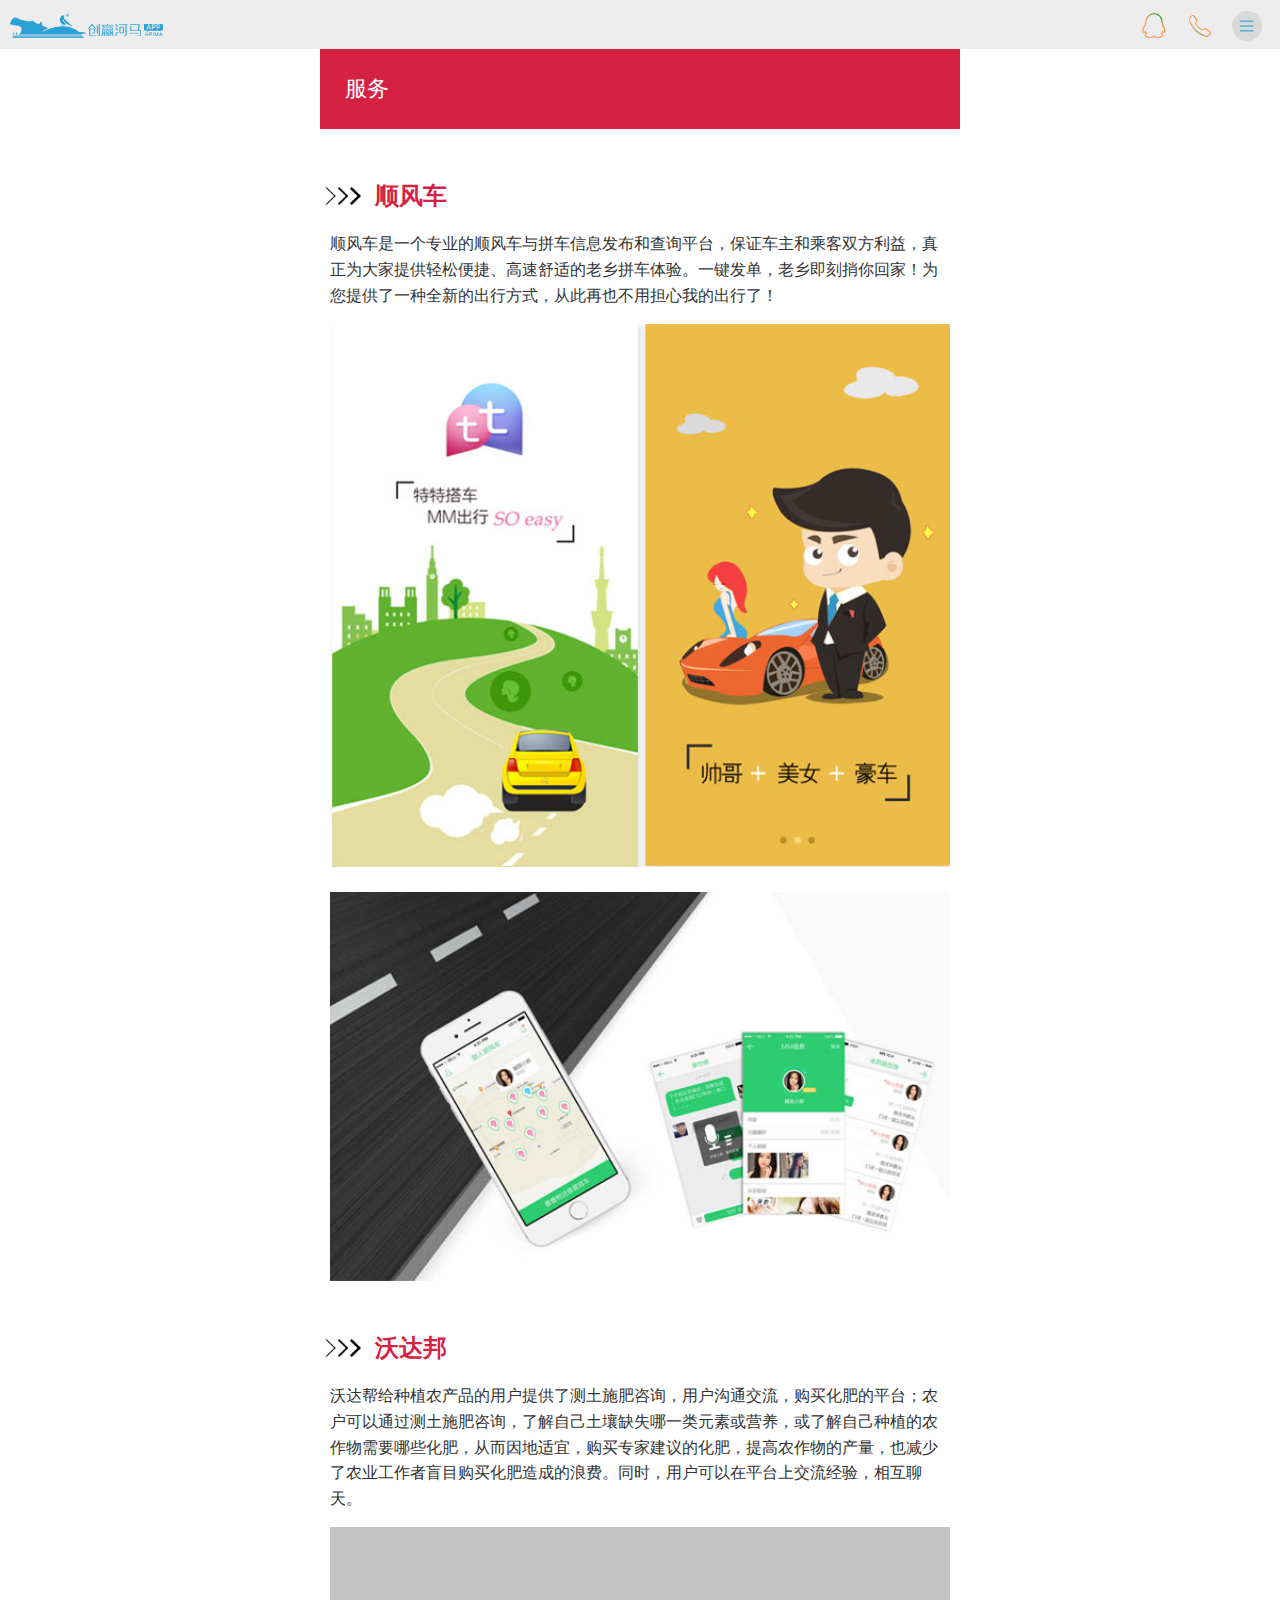
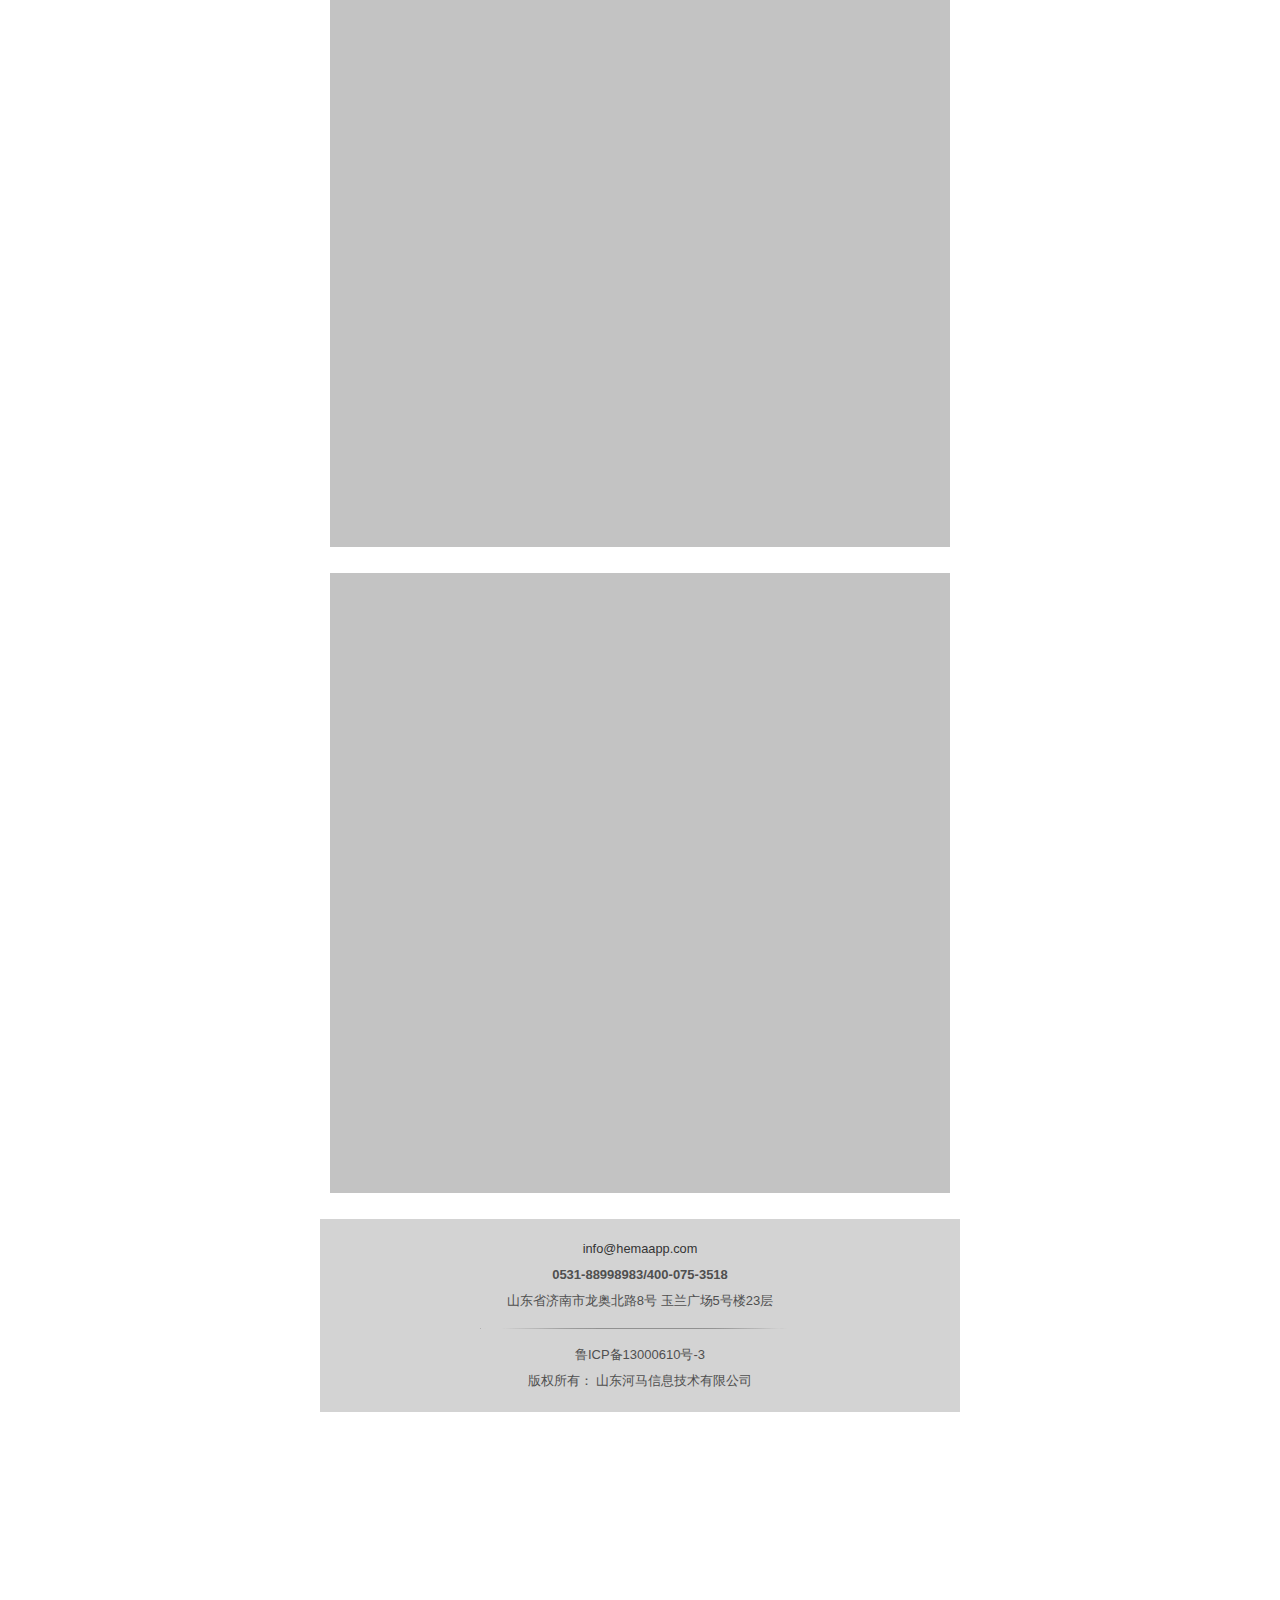
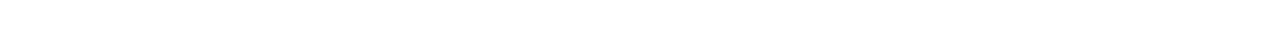
<file: case3.html>
<!doctype html>
<html class="no-js">
<head>
  <meta charset="utf-8">
  <meta http-equiv="X-UA-Compatible" content="IE=edge">
  <meta name="description" content="">
  <meta name="keywords" content="">
  <meta name="viewport" content="width=device-width, initial-scale=1, maximum-scale=1, user-scalable=no">
  <title>山东河马APP开发</title>
  <meta name="renderer" content="webkit">
  <meta http-equiv="Cache-Control" content="no-siteapp"/>
  <link rel="stylesheet" href="css/amazeui.min.css">
  <link rel="stylesheet" href="css/app.css">
</head>
<body>
<div class="am-container">
  <header data-am-widget="header" class="am-header am-header-fixed hm-header">
    <div class="am-header-left am-header-nav">
      <a href="index.html" title="山东河马APP开发">
        <img class="am-header-icon-custom" src="images/logo.png" alt="">
      </a>
    </div>
    <div class="am-header-right am-header-nav hm-icon">
      <a href="http://wpa.qq.com/msgrd?v=3&uin=2063704508&site=qq&menu=yes" class="">
        <img class="am-header-icon-custom" src="images/qq.png" alt=""/>
      </a>
      <a href="tel:400-075-3518" class="">
        <img class="am-header-icon-custom" src="images/tel.png" alt=""/>
      </a>
      <div class="am-dropdown" data-am-dropdown>
        <a href="javascript:;" class="am-dropdown-toggle" data-am-dropdown-toggle>
          <img class="am-header-icon-custom" src="images/more.png" style="height:30px;" alt=""/>
        </a>
        <ul class="am-dropdown-content">
          <li><a href="index.html">首&nbsp;&nbsp;&nbsp;&nbsp;&nbsp;&nbsp;页</a></li>
          <li><a href="index.html#case">APP案例</a></li>
          <li><a href="flow.html">制作流程</a></li>
          <li><a href="question.html">常见问题</a></li>
        </ul>
      </div>
    </div>
  </header>
  <div class="hm-case-tt">
    服务
  </div>
  <h1 class="hm-case-p">顺风车</h1>
  <div class="am-padding-horizontal-sm">
    <p>顺风车是一个专业的顺风车与拼车信息发布和查询平台，保证车主和乘客双方利益，真正为大家提供轻松便捷、高速舒适的老乡拼车体验。一键发单，老乡即刻捎你回家！为您提供了一种全新的出行方式，从此再也不用担心我的出行了！</p>
    <img class="lazy" data-original="images/img-case3-sfc1.jpg" width="100%" alt="">
    <br />
    <br />
    <img class="lazy" data-original="images/img-case3-sfc2.jpg" width="100%" alt="">
  </div>
  <h1 class="hm-case-p">沃达邦</h1>
  <div class="am-padding-horizontal-sm">
    <p>沃达帮给种植农产品的用户提供了测土施肥咨询，用户沟通交流，购买化肥的平台；农户可以通过测土施肥咨询，了解自己土壤缺失哪一类元素或营养，或了解自己种植的农作物需要哪些化肥，从而因地适宜，购买专家建议的化肥，提高农作物的产量，也减少了农业工作者盲目购买化肥造成的浪费。同时，用户可以在平台上交流经验，相互聊天。</p>
    <img class="lazy" data-original="images/img-case3-wdb1.jpg" width="100%" alt="">
    <br />
    <br />
    <img class="lazy" data-original="images/img-case3-wdb2.jpg" width="100%" alt="">
  </div>
  <br />
  <!-- 底部 -->
  <footer class="am-footer hm-footer">
    <small>info@hemaapp.com</small>
    <p><b>0531-88998983/400-075-3518</b> </p>
    <p>山东省济南市龙奥北路8号 玉兰广场5号楼23层</p>
    <hr>
    <p>鲁ICP备13000610号-3</p>
    <p>版权所有： 山东河马信息技术有限公司</p>
  </footer>
  <!-- 回顶部 -->
  <div data-am-widget="gotop" class="am-gotop am-gotop-fixed" >
    <a href="#top" title="">
        <img class="am-gotop-icon-custom" src="images/go-top.png" />
    </a>
  </div>
</div>
<script src="js/jquery.min.js"></script>
<script src="js/amazeui.min.js"></script>
<script src="js/amazeui.lazyload.js"></script>
<script src="js/app.js"></script>
<script type='text/javascript' src='http://tb.53kf.com/kf.php?arg=10101711&style=1'></script>
</body>
</html>
</file>
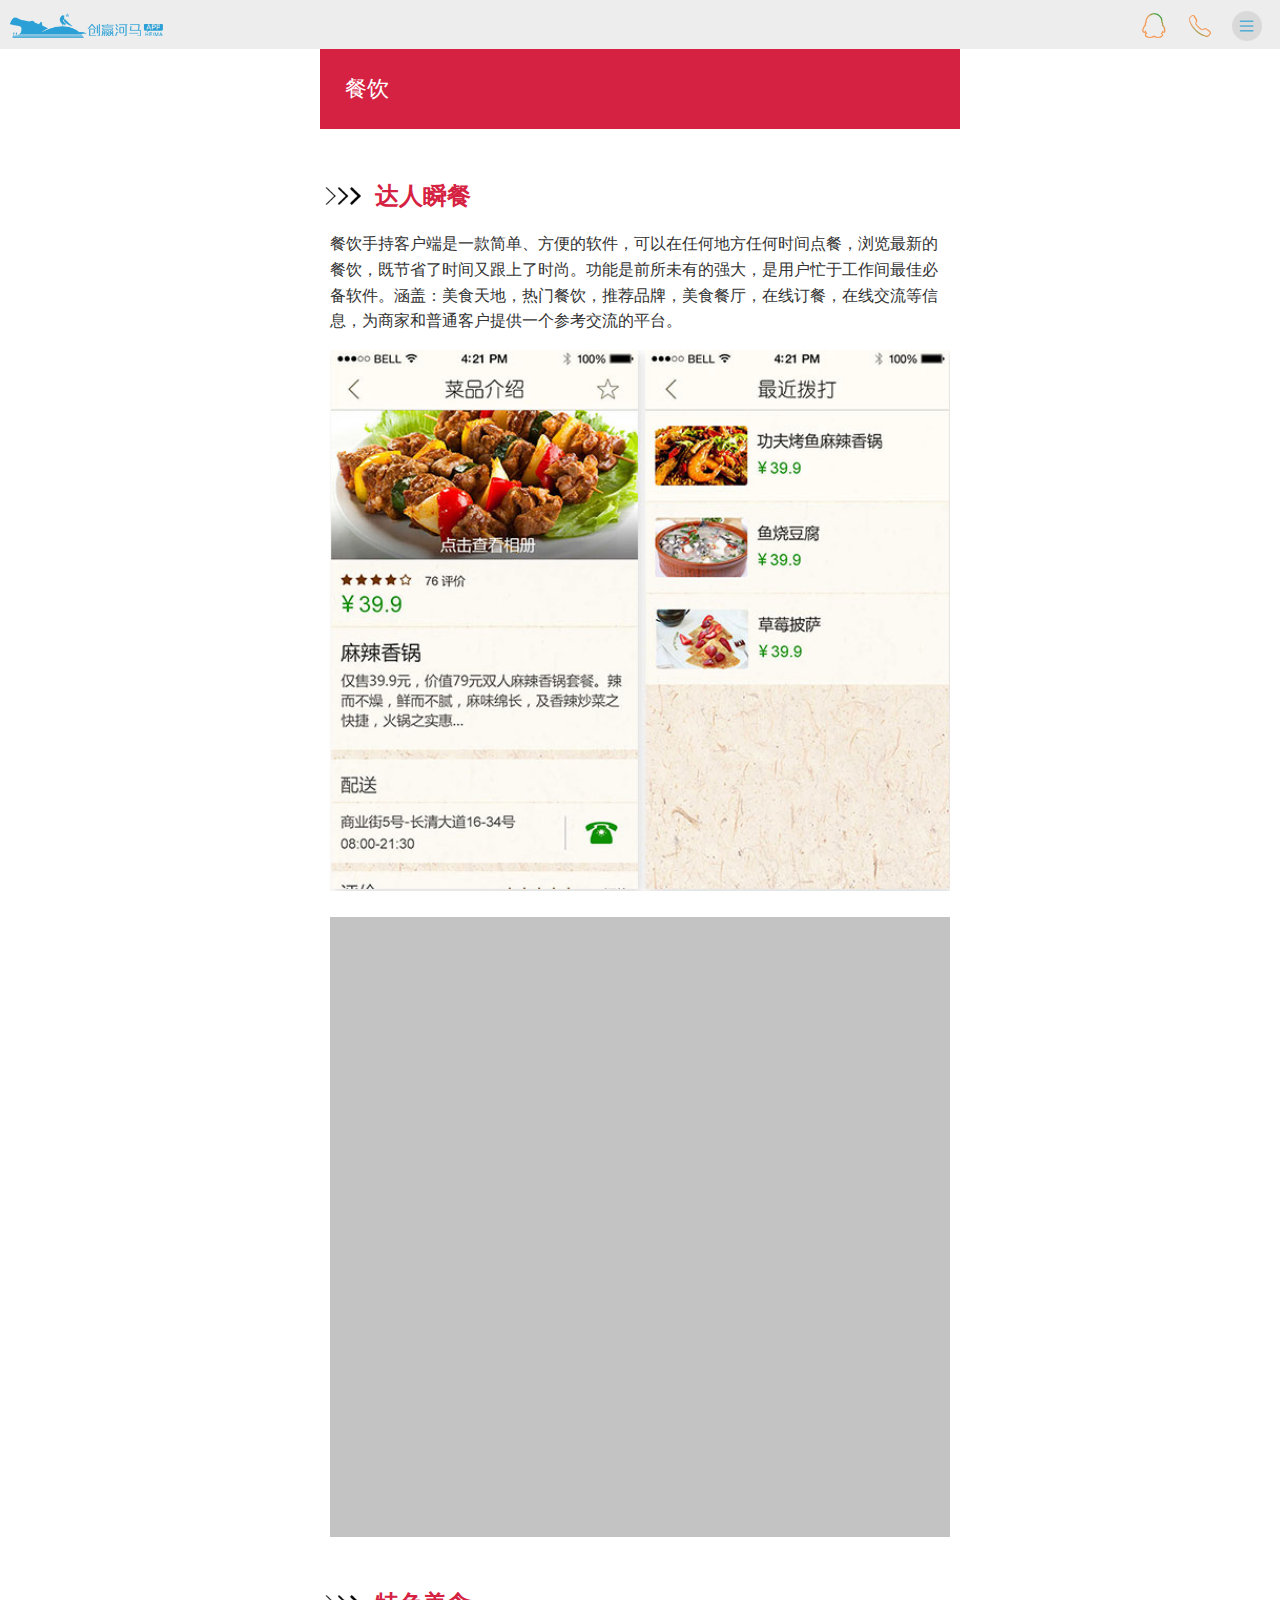
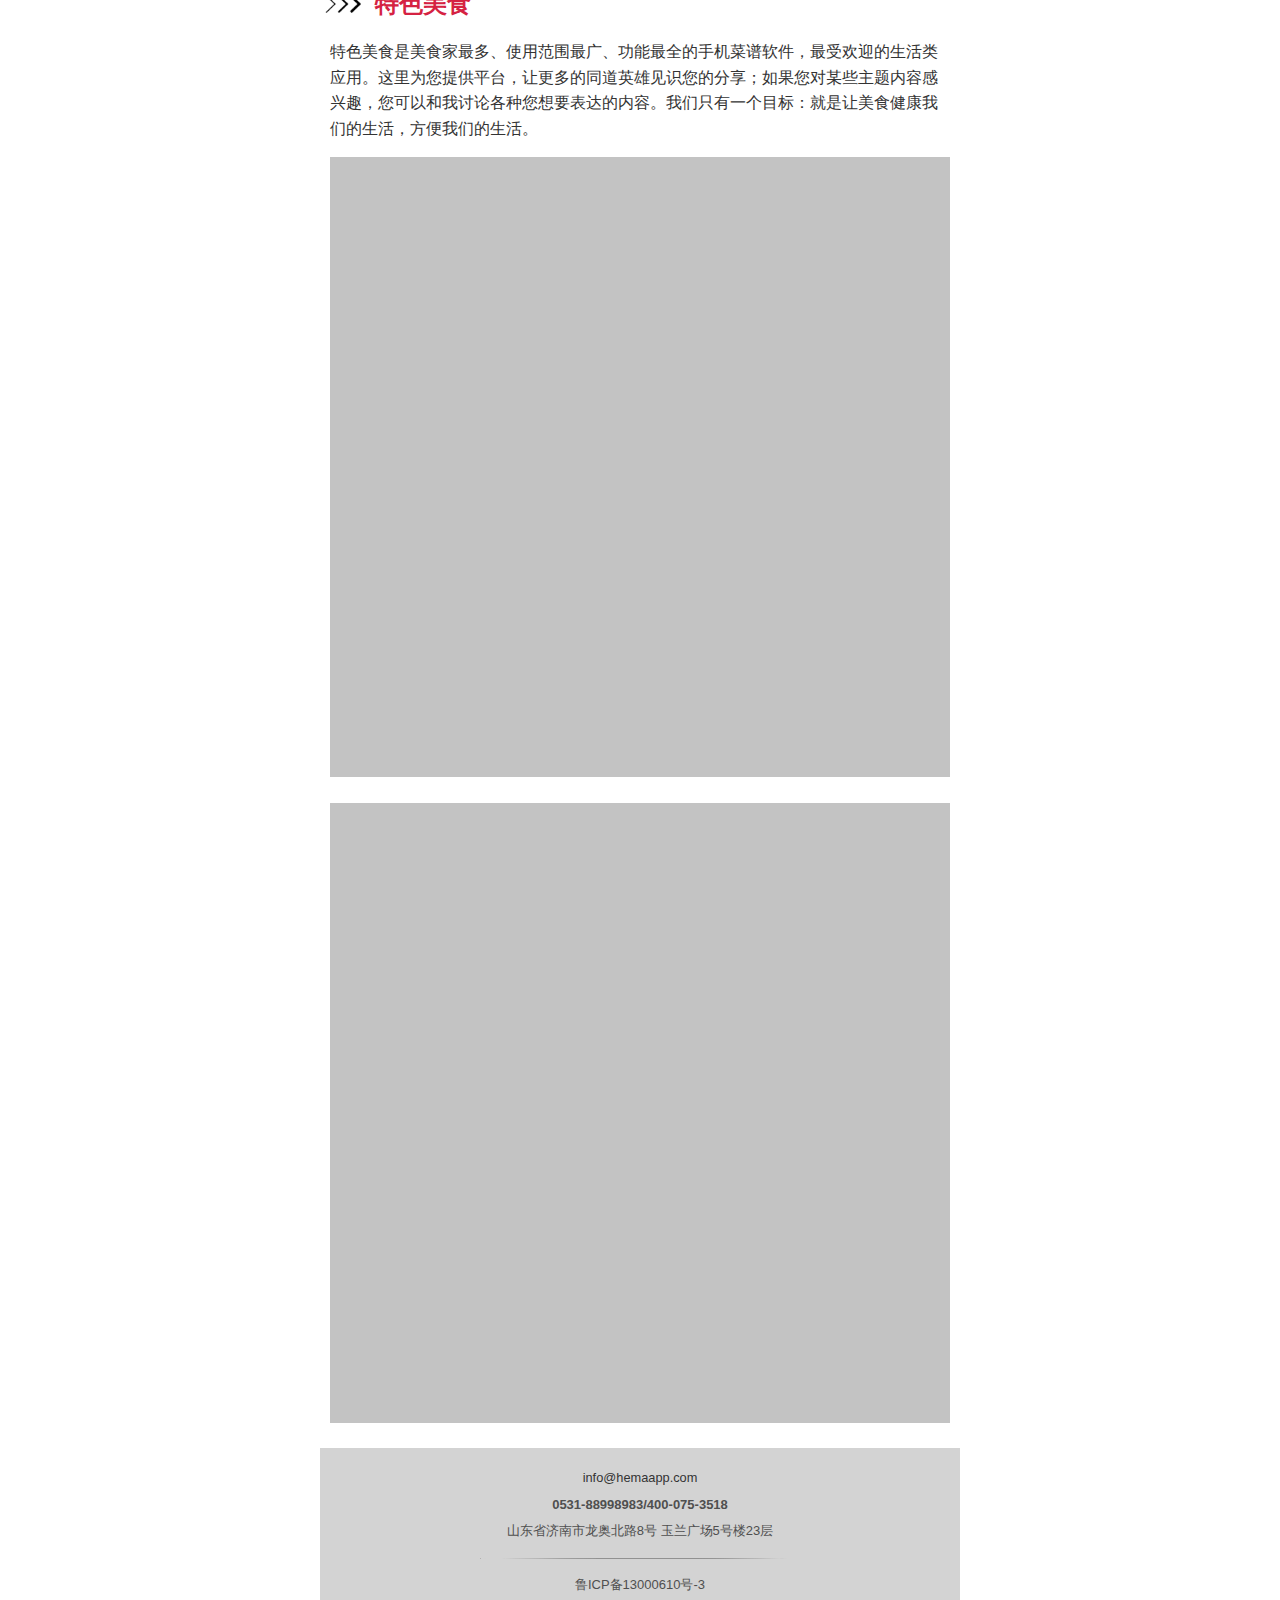
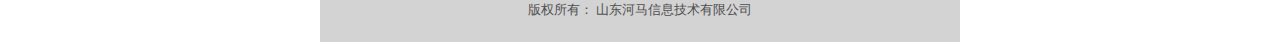
<file: case4.html>
<!doctype html>
<html class="no-js">
<head>
  <meta charset="utf-8">
  <meta http-equiv="X-UA-Compatible" content="IE=edge">
  <meta name="description" content="">
  <meta name="keywords" content="">
  <meta name="viewport" content="width=device-width, initial-scale=1, maximum-scale=1, user-scalable=no">
  <title>山东河马APP开发</title>
  <meta name="renderer" content="webkit">
  <meta http-equiv="Cache-Control" content="no-siteapp"/>
  <link rel="stylesheet" href="css/amazeui.min.css">
  <link rel="stylesheet" href="css/app.css">
</head>
<body>
<div class="am-container">
  <header data-am-widget="header" class="am-header am-header-fixed hm-header">
    <div class="am-header-left am-header-nav">
      <a href="index.html" title="山东河马APP开发">
        <img class="am-header-icon-custom" src="images/logo.png" alt="">
      </a>
    </div>
    <div class="am-header-right am-header-nav hm-icon">
      <a href="http://wpa.qq.com/msgrd?v=3&uin=2063704508&site=qq&menu=yes" class="">
        <img class="am-header-icon-custom" src="images/qq.png" alt=""/>
      </a>
      <a href="tel:400-075-3518" class="">
        <img class="am-header-icon-custom" src="images/tel.png" alt=""/>
      </a>
      <div class="am-dropdown" data-am-dropdown>
        <a href="javascript:;" class="am-dropdown-toggle" data-am-dropdown-toggle>
          <img class="am-header-icon-custom" src="images/more.png" style="height:30px;" alt=""/>
        </a>
        <ul class="am-dropdown-content">
          <li><a href="index.html">首&nbsp;&nbsp;&nbsp;&nbsp;&nbsp;&nbsp;页</a></li>
          <li><a href="index.html#case">APP案例</a></li>
          <li><a href="flow.html">制作流程</a></li>
          <li><a href="question.html">常见问题</a></li>
        </ul>
      </div>
    </div>
  </header>
  <div class="hm-case-tt">
    餐饮
  </div>
  <h1 class="hm-case-p">达人瞬餐</h1>
  <div class="am-padding-horizontal-sm">
    <p>餐饮手持客户端是一款简单、方便的软件，可以在任何地方任何时间点餐，浏览最新的餐饮，既节省了时间又跟上了时尚。功能是前所未有的强大，是用户忙于工作间最佳必备软件。涵盖：美食天地，热门餐饮，推荐品牌，美食餐厅，在线订餐，在线交流等信息，为商家和普通客户提供一个参考交流的平台。
</p>
    <img class="lazy" data-original="images/img-case4-drsc1.jpg" width="100%" alt="">
    <br />
    <br />
    <img class="lazy" data-original="images/img-case4-drsc2.jpg" width="100%" alt="">
  </div>
  <h1 class="hm-case-p">特色美食</h1>
  <div class="am-padding-horizontal-sm">
    <p>特色美食是美食家最多、使用范围最广、功能最全的手机菜谱软件，最受欢迎的生活类应用。这里为您提供平台，让更多的同道英雄见识您的分享；如果您对某些主题内容感兴趣，您可以和我讨论各种您想要表达的内容。我们只有一个目标：就是让美食健康我们的生活，方便我们的生活。
</p>
    <img class="lazy" data-original="images/img-case4-tsms1.jpg" width="100%" alt="">
    <br />
    <br />
    <img class="lazy" data-original="images/img-case4-tsms2.jpg" width="100%" alt="">
  </div>
  <br />
  <!-- 底部 -->
  <footer class="am-footer hm-footer">
    <small>info@hemaapp.com</small>
    <p><b>0531-88998983/400-075-3518</b> </p>
    <p>山东省济南市龙奥北路8号 玉兰广场5号楼23层</p>
    <hr>
    <p>鲁ICP备13000610号-3</p>
    <p>版权所有： 山东河马信息技术有限公司</p>
  </footer>
  <!-- 回顶部 -->
  <div data-am-widget="gotop" class="am-gotop am-gotop-fixed" >
    <a href="#top" title="">
        <img class="am-gotop-icon-custom" src="images/go-top.png" />
    </a>
  </div>
</div>
<script src="js/jquery.min.js"></script>
<script src="js/amazeui.min.js"></script>
<script src="js/amazeui.lazyload.js"></script>
<script src="js/app.js"></script>
<script type='text/javascript' src='http://tb.53kf.com/kf.php?arg=10101711&style=1'></script>
</body>
</html>
</file>
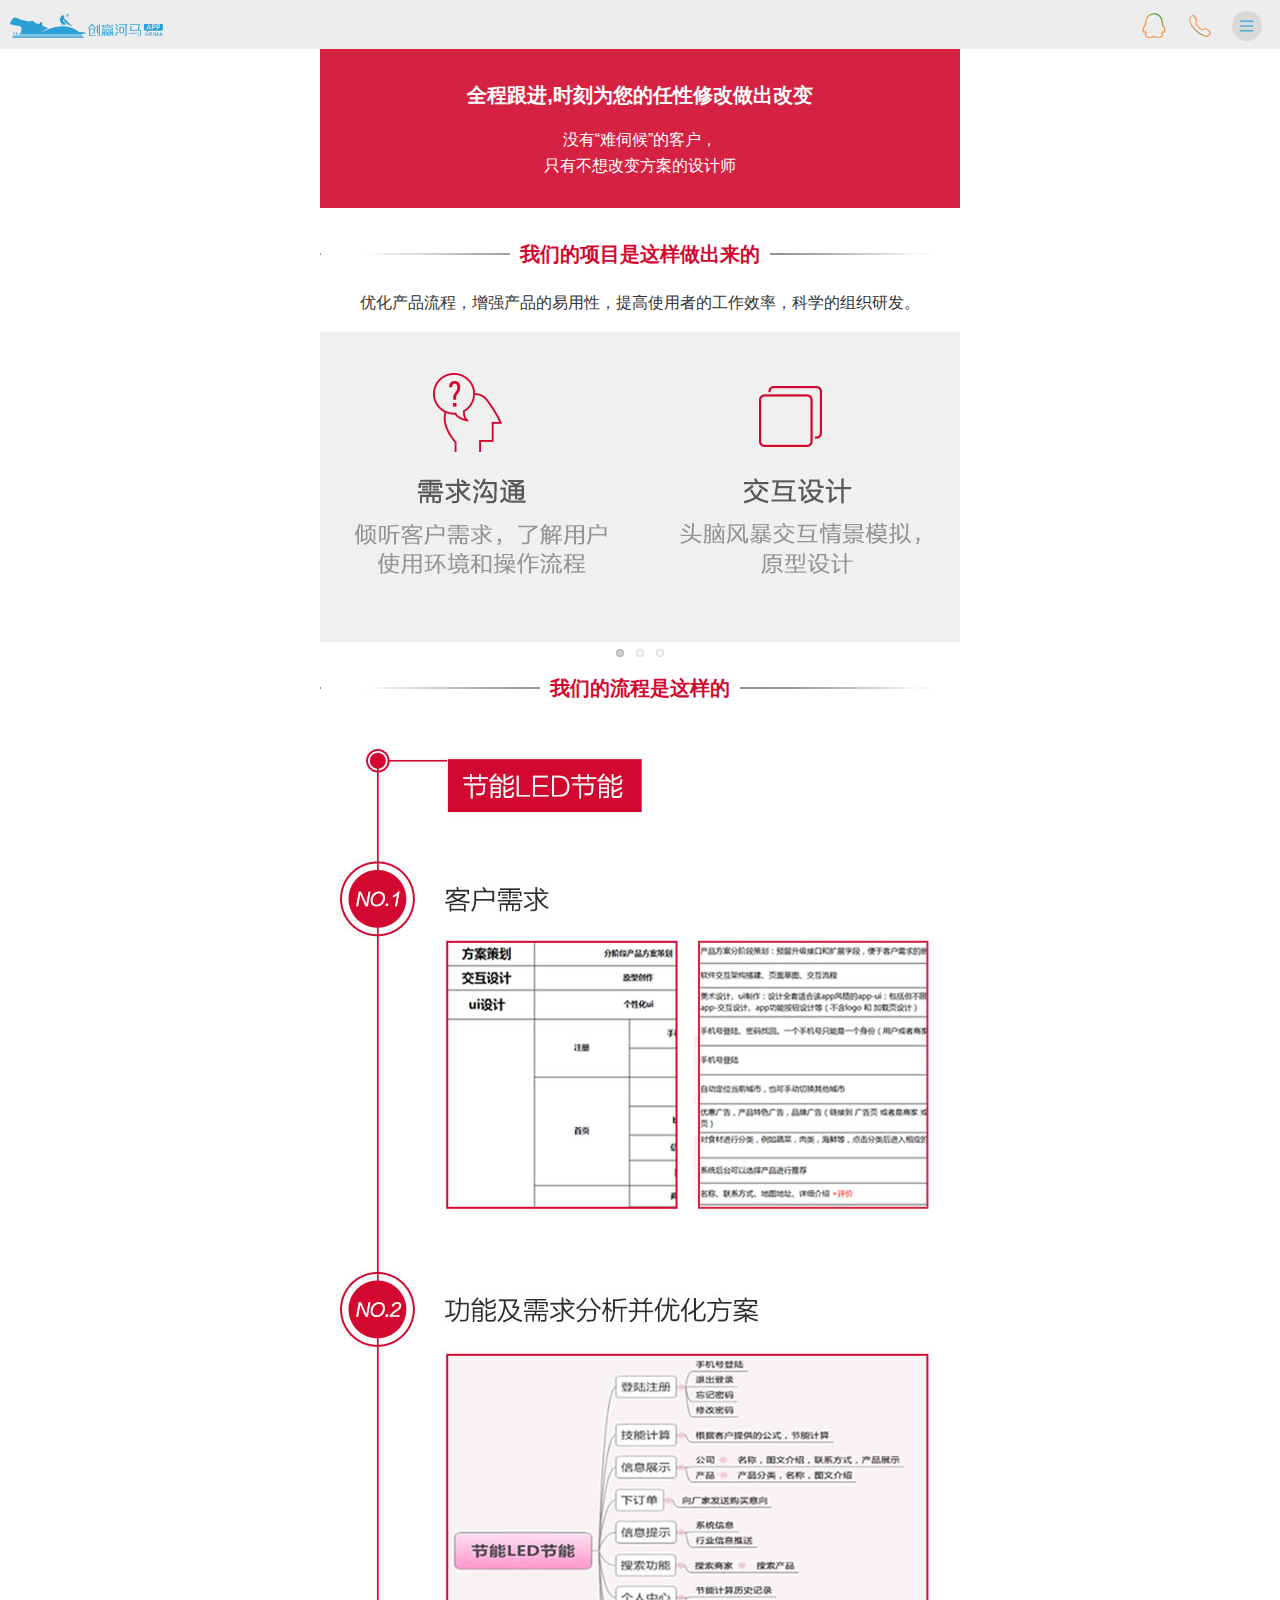
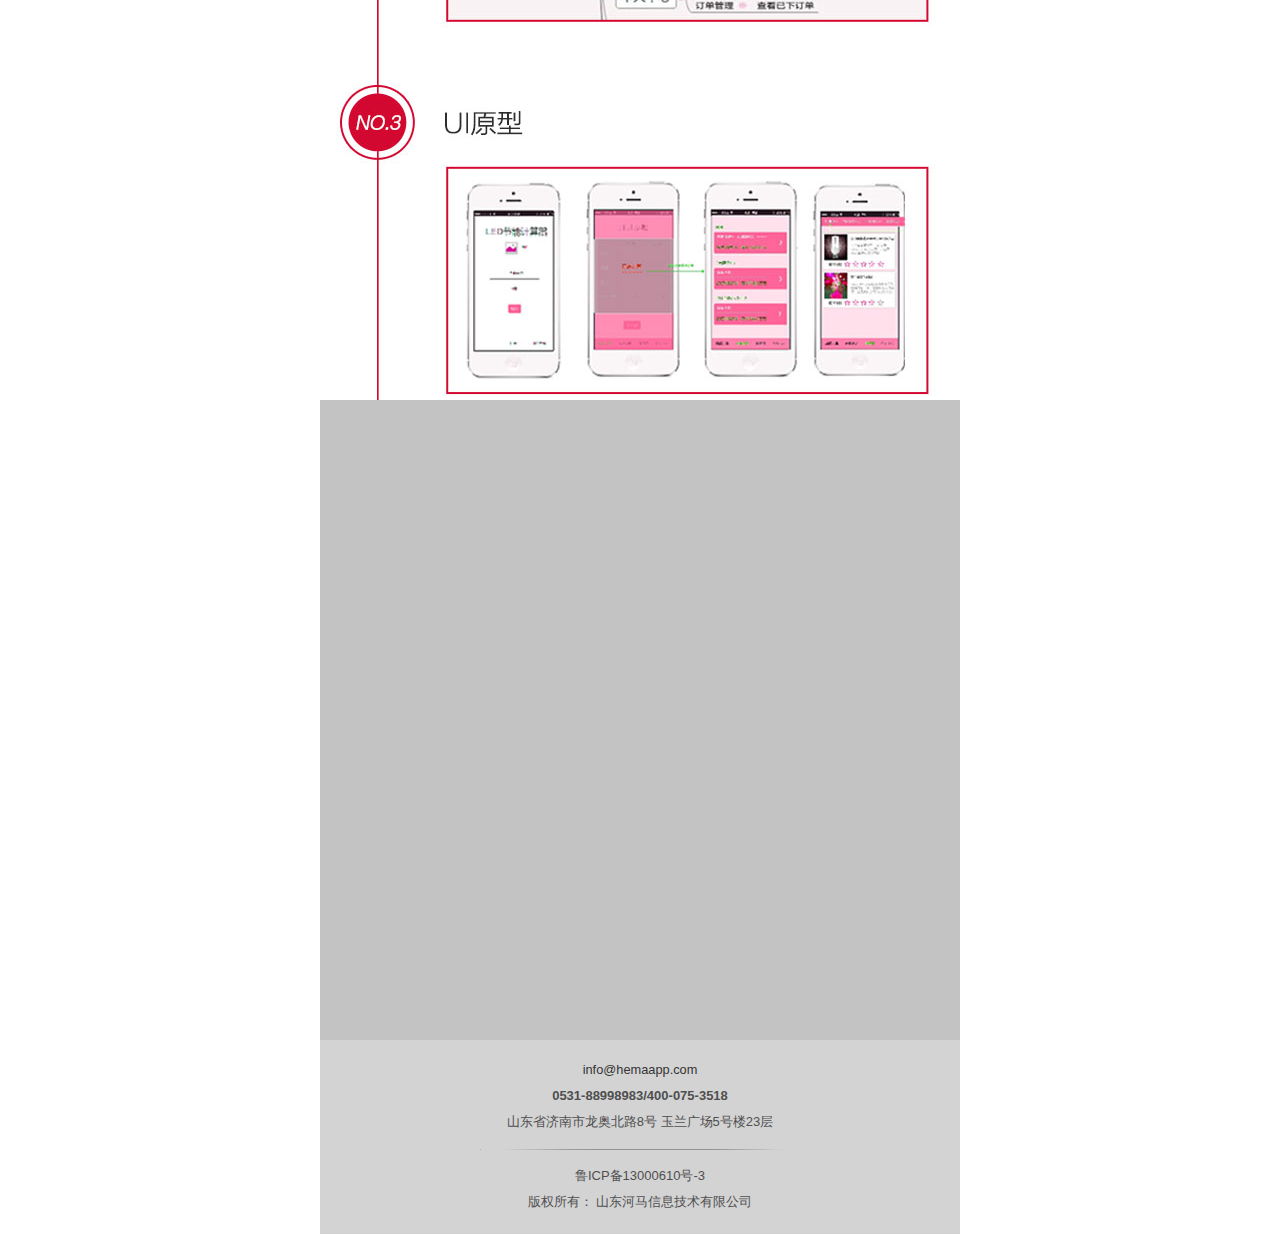
<file: flow.html>
<!doctype html>
<html class="no-js">
<head>
  <meta charset="utf-8">
  <meta http-equiv="X-UA-Compatible" content="IE=edge">
  <meta name="description" content="">
  <meta name="keywords" content="">
  <meta name="viewport" content="width=device-width, initial-scale=1, maximum-scale=1, user-scalable=no">
  <title>山东河马APP开发</title>
  <meta name="renderer" content="webkit">
  <meta http-equiv="Cache-Control" content="no-siteapp"/>
  <link rel="stylesheet" href="css/amazeui.min.css">
  <link rel="stylesheet" href="css/app.css">
</head>
<body>
<div class="am-container">
  <header data-am-widget="header" class="am-header am-header-fixed hm-header">
    <div class="am-header-left am-header-nav">
      <a href="index.html" title="山东河马APP开发">
        <img class="am-header-icon-custom" src="images/logo.png" alt="">
      </a>
    </div>
    <div class="am-header-right am-header-nav hm-icon">
      <a href="http://wpa.qq.com/msgrd?v=3&uin=2063704508&site=qq&menu=yes" class="">
        <img class="am-header-icon-custom" src="images/qq.png" alt=""/>
      </a>
      <a href="tel:400-075-3518" class="">
        <img class="am-header-icon-custom" src="images/tel.png" alt=""/>
      </a>
      <div class="am-dropdown" data-am-dropdown>
        <a href="javascript:;" class="am-dropdown-toggle" data-am-dropdown-toggle>
          <img class="am-header-icon-custom" src="images/more.png" style="height:30px;" alt=""/>
        </a>
        <ul class="am-dropdown-content">
          <li><a href="index.html">首&nbsp;&nbsp;&nbsp;&nbsp;&nbsp;&nbsp;页</a></li>
          <li><a href="index.html#case">APP案例</a></li>
          <li><a href="flow.html">制作流程</a></li>
          <li><a href="question.html">常见问题</a></li>
        </ul>
      </div>
    </div>
  </header>
  <div class="hm-flow">
    <h2>全程跟进,时刻为您的任性修改做出改变</h2>
    <p>没有“难伺候”的客户， <br />只有不想改变方案的设计师</p>
  </div>
  <div>
    <div class="hm-title">
      <b>我们的项目是这样做出来的</b>
    </div>
    <p class="am-padding-horizontal-sm am-text-center">优化产品流程，增强产品的易用性，提高使用者的工作效率，科学的组织研发。</p>
    <div class="">
      <div style="box-shadow: none;" data-am-widget="slider" class="am-slider am-slider-a4" data-am-slider='{&quot;directionNav&quot;:false}' >
		  <ul class="am-slides">
		      <li>
		        	<img src="images/img-flow-slide1.jpg">
		         
		      </li>
		      <li>
		        	<img src="images/img-flow-slide2.jpg">
		         
		      </li>
		      <li>
		        	<img src="images/img-flow-slide3.jpg">
		         
		      </li>
		  </ul>
		</div>
    </div>
  </div>
  <div>
    <div class="hm-title">
      <b>我们的流程是这样的</b>
    </div>
    <img alt="" class="lazy" data-original="images/img-flow-3.jpg" width="100%" height="" />
    <img alt="" class="lazy" data-original="images/img-flow-4.jpg" width="100%" height="" />
  </div>
  <!-- 底部 -->
  <footer class="am-footer hm-footer">
    <small>info@hemaapp.com</small>
    <p><b>0531-88998983/400-075-3518</b> </p>
    <p>山东省济南市龙奥北路8号 玉兰广场5号楼23层</p>
    <hr>
    <p>鲁ICP备13000610号-3</p>
    <p>版权所有： 山东河马信息技术有限公司</p>
  </footer>
  <!-- 回顶部 -->
  <div data-am-widget="gotop" class="am-gotop am-gotop-fixed" >
    <a href="#top" title="">
        <img class="am-gotop-icon-custom" src="images/go-top.png" />
    </a>
  </div>
</div>
<script src="js/jquery.min.js"></script>
<script src="js/amazeui.min.js"></script>
<script src="js/amazeui.lazyload.js"></script>
<script src="js/app.js"></script>
<script type='text/javascript' src='http://tb.53kf.com/kf.php?arg=10101711&style=1'></script>
</body>
</html>
</file>
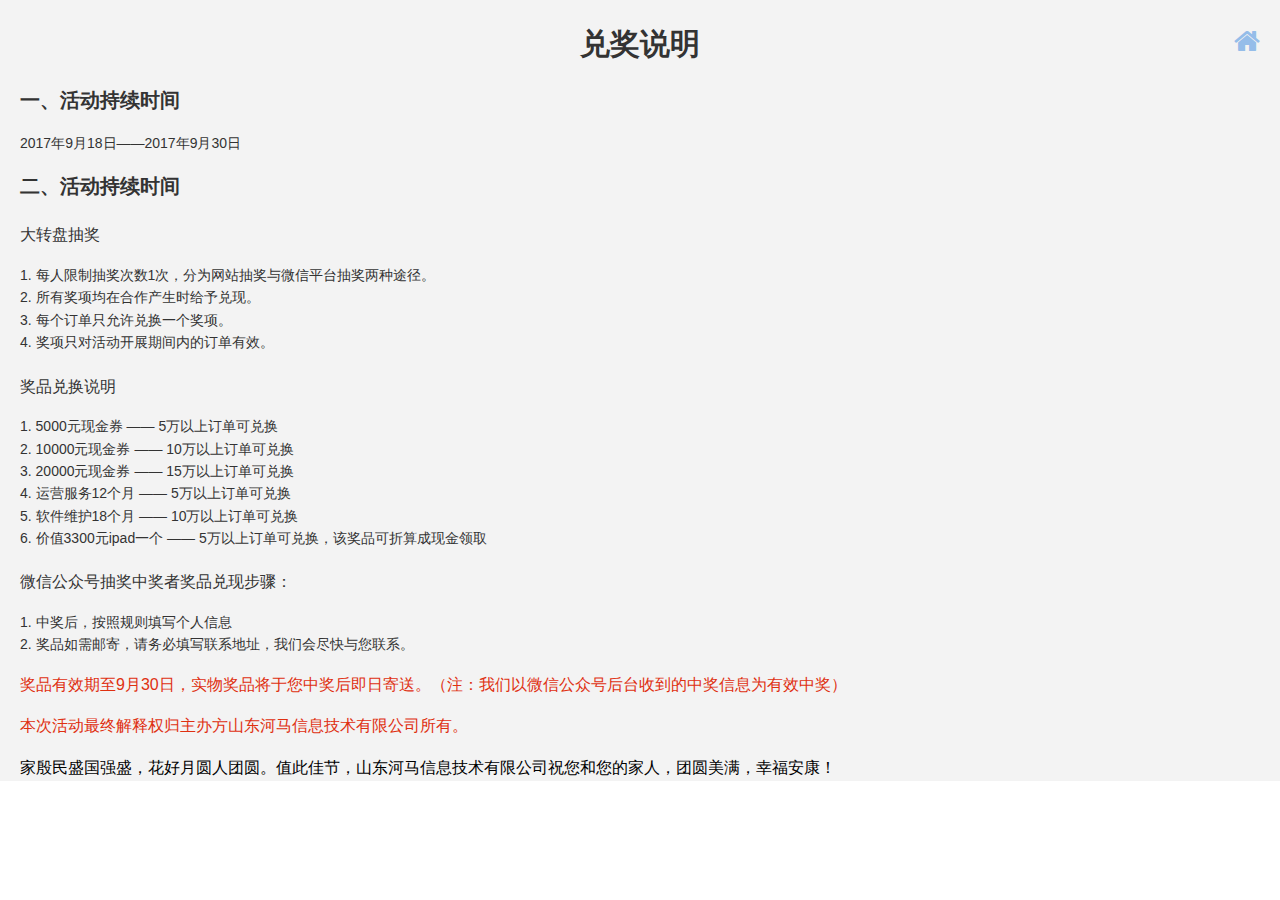
<file: information.html>
<!DOCTYPE html>
<html>

	<head>
		<meta charset="utf-8">
		<meta http-equiv="X-UA-Compatible" content="IE=edge">
		<meta name="viewport" content="width=device-width, initial-scale=1, maximum-scale=1, user-scalable=no">
		<meta name="description" content="">
		<meta name="keywords" content="">

		<title>河马</title>
		<link rel="stylesheet" href="css/amazeui.min.css">
		<link rel="stylesheet" href="css/rotary.css">
	</head>

	<body>

		<div class="infor-container">
			<h1>兑奖说明</h1>
			<a href="index.html" class="am-icon-home icon-home" style="position: absolute;top: 20px; right: 20px;color: #95bde9;font-size: 28px;"></a>
			<div class="title">一、活动持续时间</div>
			<p class="txt">2017年9月18日——2017年9月30日</p>
			<div class="title">二、活动持续时间</div>
			<div class="word">
				<div class="name">大转盘抽奖</div>
				<p class="txt">
					1. 每人限制抽奖次数1次，分为网站抽奖与微信平台抽奖两种途径。</br>
					2. 所有奖项均在合作产生时给予兑现。</br>
					3. 每个订单只允许兑换一个奖项。</br>
					4. 奖项只对活动开展期间内的订单有效。</br>
				</p>
				<div class="name">奖品兑换说明</div>
				<p class="txt">
					1. 5000元现金券 —— 5万以上订单可兑换</br>
					2. 10000元现金券 —— 10万以上订单可兑换</br>
					3. 20000元现金券 —— 15万以上订单可兑换</br>
					4. 运营服务12个月 —— 5万以上订单可兑换</br>
					5. 软件维护18个月 —— 10万以上订单可兑换</br>
					6. 价值3300元ipad一个 —— 5万以上订单可兑换，该奖品可折算成现金领取</br>

				</p>
				<div class="name">微信公众号抽奖中奖者奖品兑现步骤：</div>
				<p class="txt">
					1.	中奖后，按照规则填写个人信息</br>
					2.	奖品如需邮寄，请务必填写联系地址，我们会尽快与您联系。</br>
				</p>
			</div>
			<div class="footer">
				<p>奖品有效期至9月30日，实物奖品将于您中奖后即日寄送。（注：我们以微信公众号后台收到的中奖信息为有效中奖）</p>
				<p>本次活动最终解释权归主办方山东河马信息技术有限公司所有。</p>
				<p class="black">家殷民盛国强盛，花好月圆人团圆。值此佳节，山东河马信息技术有限公司祝您和您的家人，团圆美满，幸福安康！</p>
			</div>
		</div>
		

	</body>

</html>
</file>
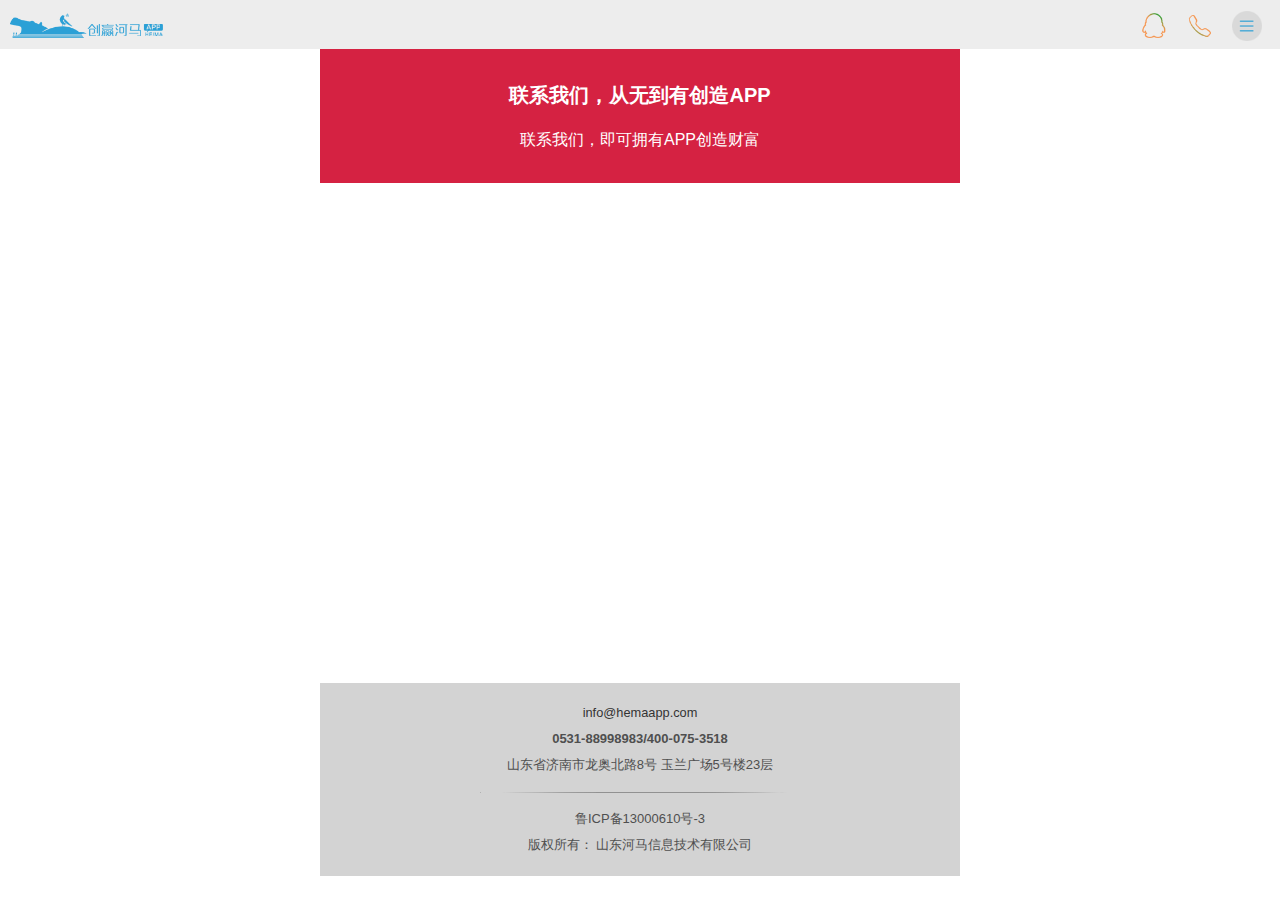
<file: map.html>
<!doctype html>
<html class="no-js">
<head>
  <meta charset="utf-8">
  <meta http-equiv="X-UA-Compatible" content="IE=edge">
  <meta name="description" content="">
  <meta name="keywords" content="">
  <meta name="viewport" content="width=device-width, initial-scale=1, maximum-scale=1, user-scalable=no">
  <title>山东河马APP开发</title>
  <meta name="renderer" content="webkit">
  <meta http-equiv="Cache-Control" content="no-siteapp"/>
  <link rel="stylesheet" href="css/amazeui.min.css">
  <link rel="stylesheet" href="css/app.css">
  <style type="text/css">
    #allmap {width: 100%;height: 500px;overflow: hidden;margin:0;}
  </style>
  <script type="text/javascript" src="http://api.map.baidu.com/api?type=quick&ak=sTAWwoABhDVjZ8El89okvUTa&v=1.0"></script>
</head>
<body>
<div class="am-container">
  <header data-am-widget="header" class="am-header am-header-fixed hm-header">
    <div class="am-header-left am-header-nav">
      <a href="index.html" title="山东河马APP开发">
        <img class="am-header-icon-custom" src="images/logo.png" alt="">
      </a>
    </div>
    <div class="am-header-right am-header-nav hm-icon">
      <a href="http://wpa.qq.com/msgrd?v=3&uin=2063704508&site=qq&menu=yes" class="">
        <img class="am-header-icon-custom" src="images/qq.png" alt=""/>
      </a>
      <a href="tel:400-075-3518" class="">
        <img class="am-header-icon-custom" src="images/tel.png" alt=""/>
      </a>
      <div class="am-dropdown" data-am-dropdown>
        <a href="javascript:;" class="am-dropdown-toggle" data-am-dropdown-toggle>
          <img class="am-header-icon-custom" src="images/more.png" style="height:30px;" alt=""/>
        </a>
        <ul class="am-dropdown-content">
          <li><a href="index.html">首&nbsp;&nbsp;&nbsp;&nbsp;&nbsp;&nbsp;页</a></li>
          <li><a href="index.html#case">APP案例</a></li>
          <li><a href="flow.html">制作流程</a></li>
          <li><a href="question.html">常见问题</a></li>
        </ul>
      </div>
    </div>
  </header>
  <div class="hm-flow">
    <h2>联系我们，从无到有创造APP</h2>
    <p>联系我们，即可拥有APP创造财富</p>
  </div>
  <div id="allmap"></div>
  <!-- 底部 -->
  <footer class="am-footer hm-footer">
    <small>info@hemaapp.com</small>
    <p><b>0531-88998983/400-075-3518</b> </p>
    <p>山东省济南市龙奥北路8号 玉兰广场5号楼23层</p>
    <hr>
    <p>鲁ICP备13000610号-3</p>
    <p>版权所有： 山东河马信息技术有限公司</p>
  </footer>
  <!-- 回顶部 -->
  <div data-am-widget="gotop" class="am-gotop am-gotop-fixed" >
    <a href="#top" title="">
        <img class="am-gotop-icon-custom" src="images/go-top.png" />
    </a>
  </div>
</div>
<script src="js/jquery.min.js"></script>
<script src="js/amazeui.min.js"></script>
<script src="js/amazeui.lazyload.js"></script>
<script src="js/app.js"></script>
<script type="text/javascript">
  // 百度地图API功能
  var map = new BMap.Map("allmap");
  var point = new BMap.Point(117.131434,36.656772);
  map.centerAndZoom(point, 15);
  map.addControl(new BMap.ZoomControl());       

  var marker = new BMap.Marker(new BMap.Point(117.131434,36.656772));  //创建标注
  map.addOverlay(marker);    // 将标注添加到地图中
  var opts = {
    width : 200,    // 信息窗口宽度
    height: 80,     // 信息窗口高度
    title : "河马APP", // 信息窗口标题
    enableAutoPan : true //自动平移
  }
  var infoWindow = new BMap.InfoWindow("地址：山东省济南市龙奥北路8号 玉兰广场5号楼23层", opts);  // 创建信息窗口对象
  marker.addEventListener("click", function(){          
    map.openInfoWindow(infoWindow,point); //开启信息窗口
  });
  
</script>
<script type='text/javascript' src='http://tb.53kf.com/kf.php?arg=10101711&style=1'></script>
</body>
</html>
</file>
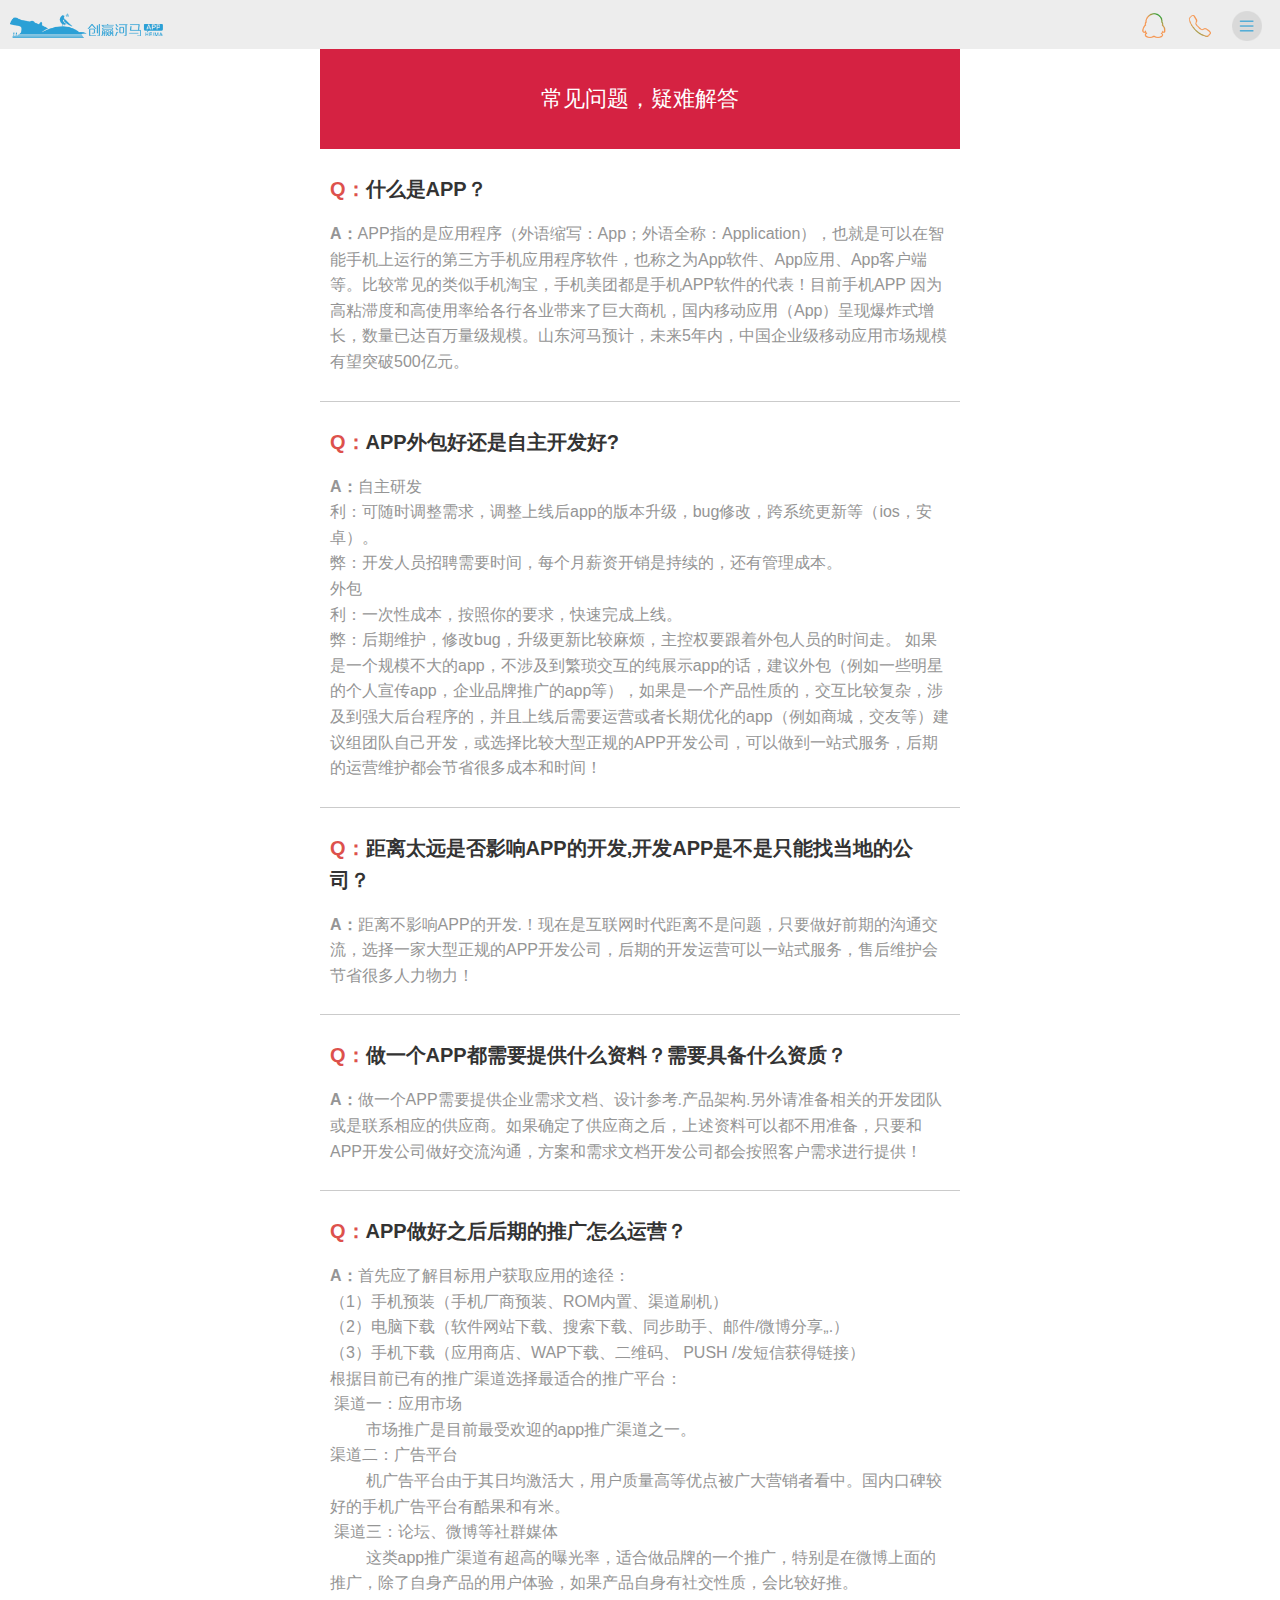
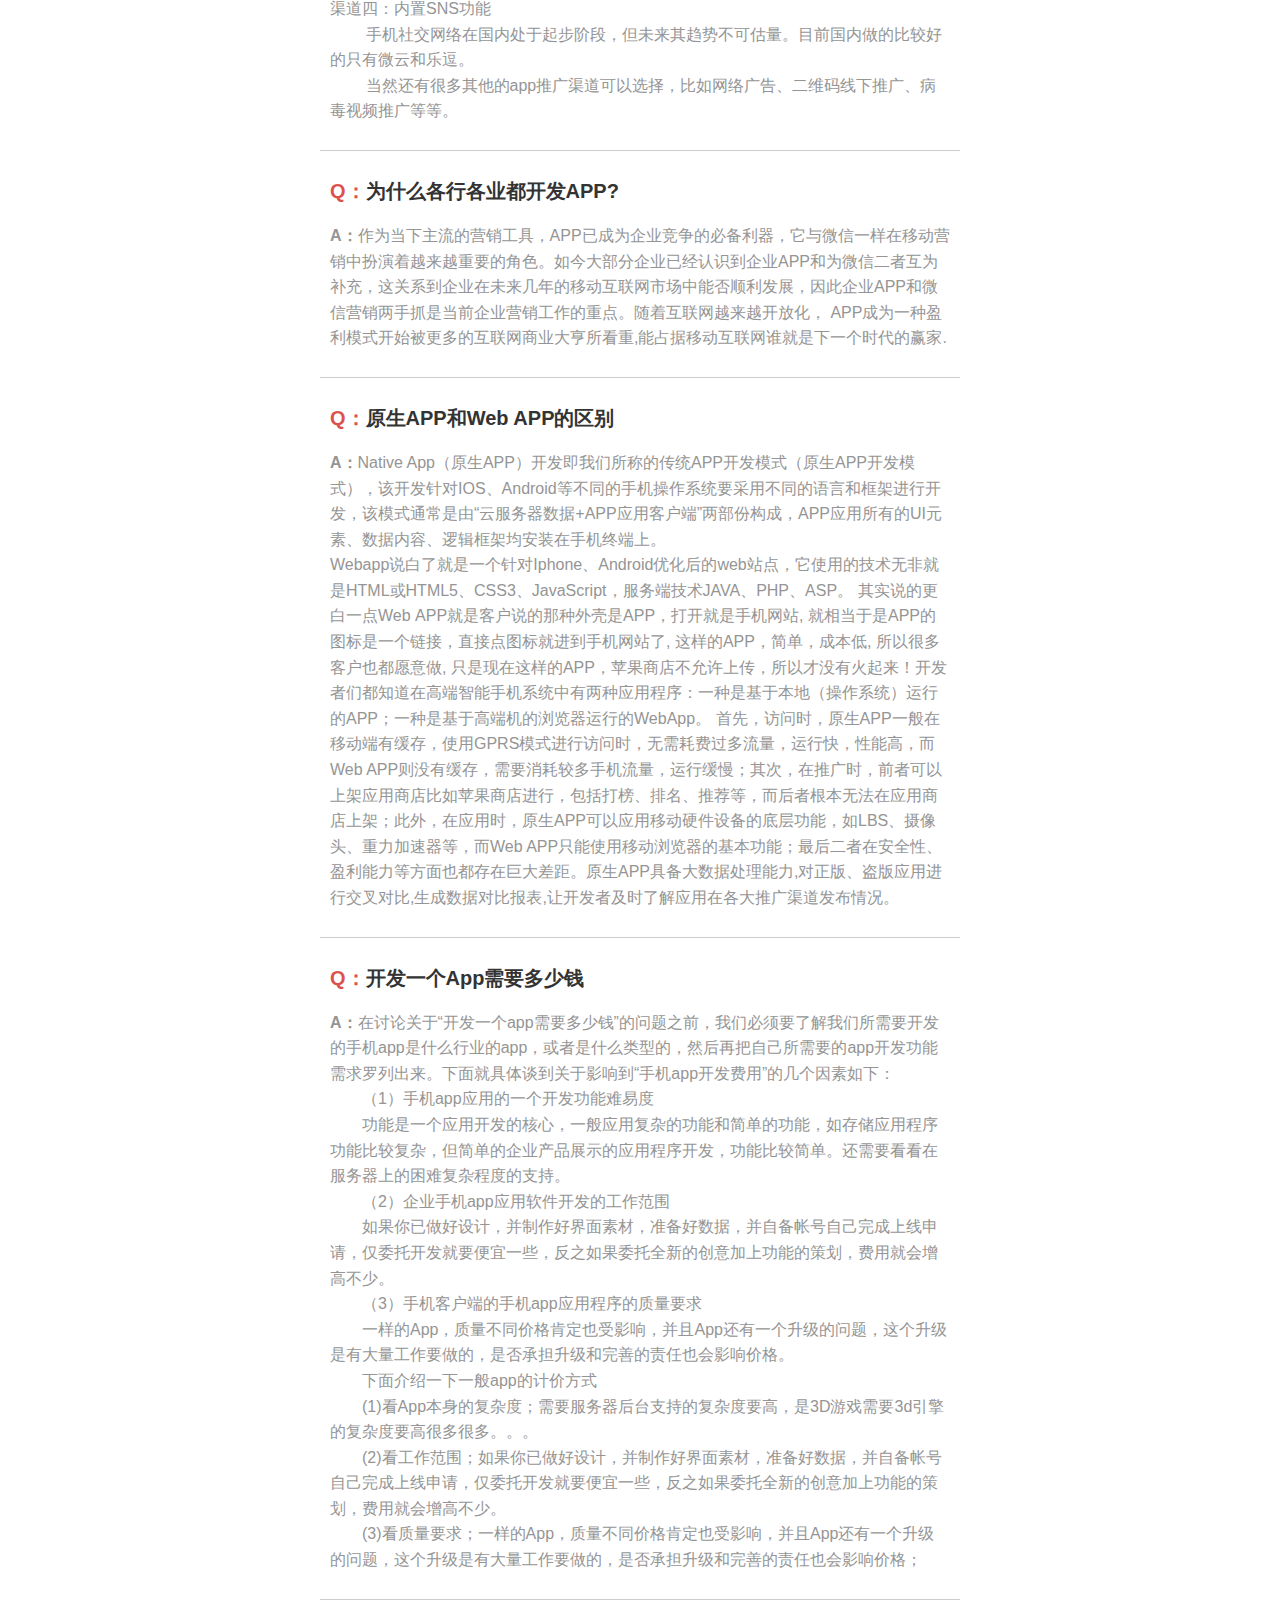
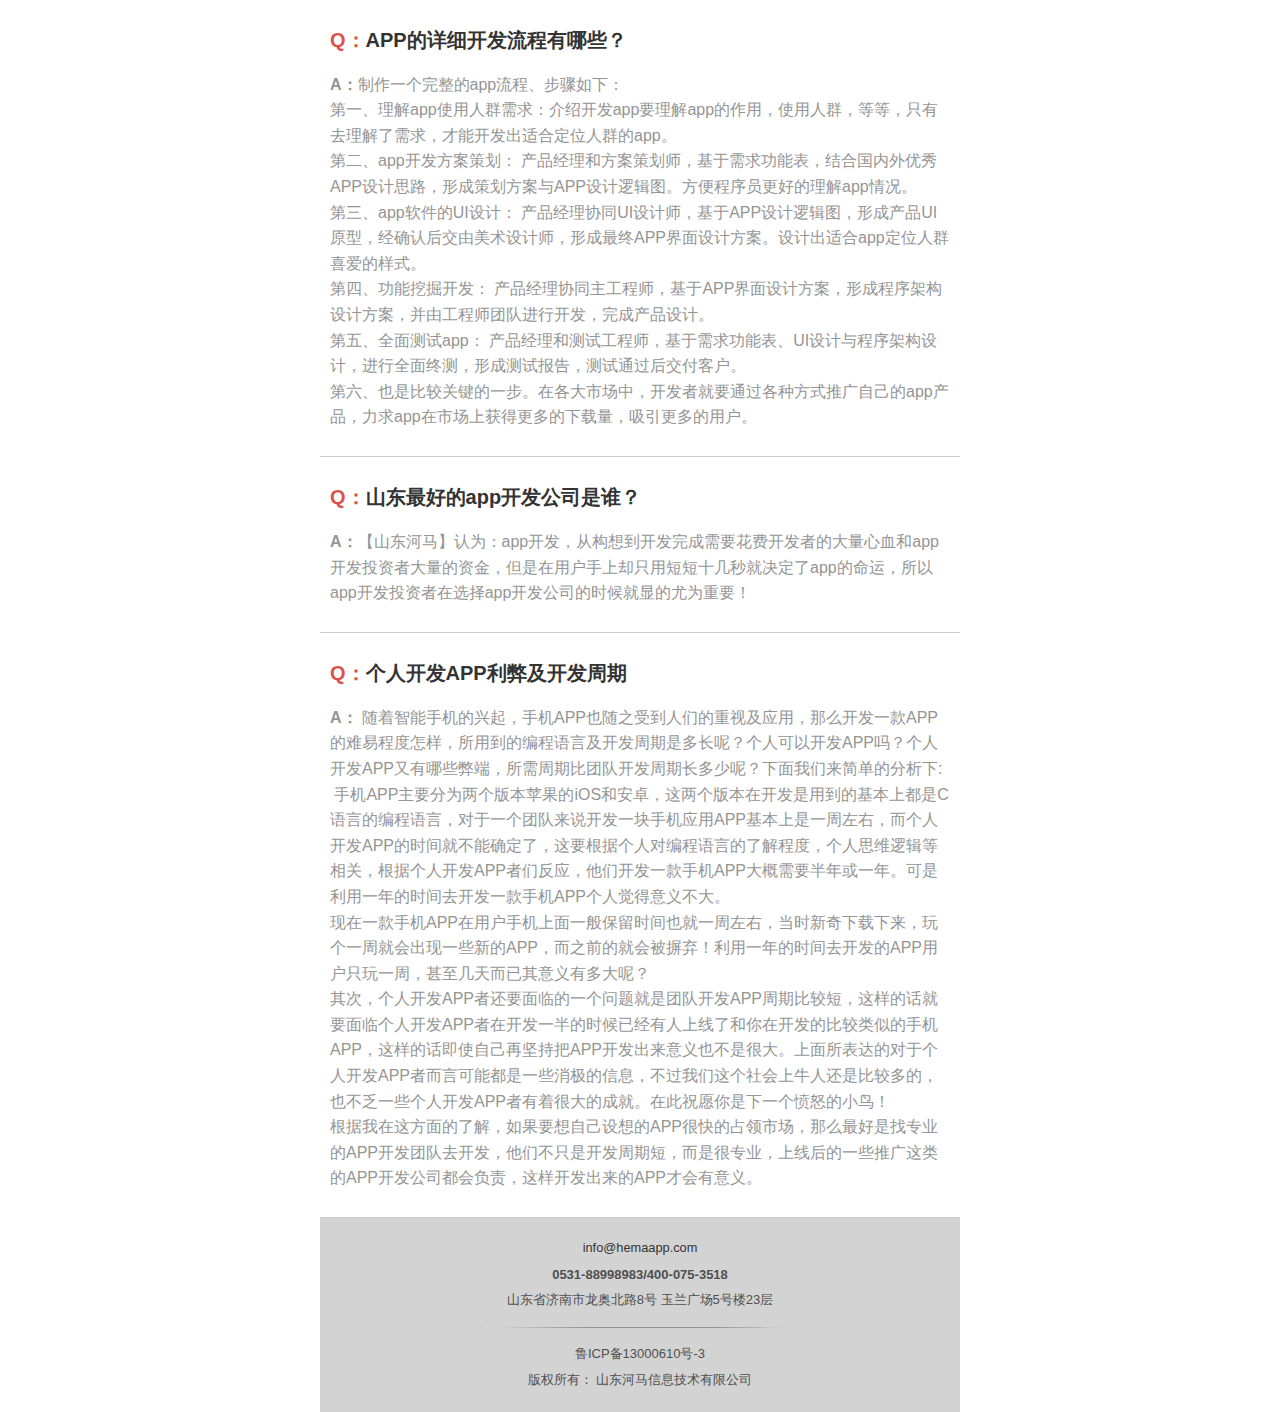
<file: question.html>
<!doctype html>
<html class="no-js">
<head>
  <meta charset="utf-8">
  <meta http-equiv="X-UA-Compatible" content="IE=edge">
  <meta name="description" content="">
  <meta name="keywords" content="">
  <meta name="viewport" content="width=device-width, initial-scale=1, maximum-scale=1, user-scalable=no">
  <title>山东河马APP开发</title>
  <meta name="renderer" content="webkit">
  <meta http-equiv="Cache-Control" content="no-siteapp"/>
  <link rel="stylesheet" href="css/amazeui.min.css">
  <link rel="stylesheet" href="css/app.css">
</head>
<body>
<div class="am-container">
  <header data-am-widget="header" class="am-header am-header-fixed hm-header">
    <div class="am-header-left am-header-nav">
      <a href="index.html" title="山东河马APP开发">
        <img class="am-header-icon-custom" src="images/logo.png" alt="">
      </a>
    </div>
    <div class="am-header-right am-header-nav hm-icon">
      <a href="http://wpa.qq.com/msgrd?v=3&uin=2063704508&site=qq&menu=yes" class="">
        <img class="am-header-icon-custom" src="images/qq.png" alt=""/>
      </a>
      <a href="tel:400-075-3518" class="">
        <img class="am-header-icon-custom" src="images/tel.png" alt=""/>
      </a>
      <div class="am-dropdown" data-am-dropdown>
        <a href="javascript:;" class="am-dropdown-toggle" data-am-dropdown-toggle>
          <img class="am-header-icon-custom" src="images/more.png" style="height:30px;" alt=""/>
        </a>
        <ul class="am-dropdown-content">
          <li><a href="index.html">首&nbsp;&nbsp;&nbsp;&nbsp;&nbsp;&nbsp;页</a></li>
          <li><a href="index.html#case">APP案例</a></li>
          <li><a href="flow.html">制作流程</a></li>
          <li><a href="question.html">常见问题</a></li>
        </ul>
      </div>
    </div>
  </header>
  <div class="hm-question-tt">
    常见问题，疑难解答
  </div>
  <div class="hm-question-list border-b">
    <h2><b class="am-text-danger">Q：</b>什么是APP？</h2>
    <p><b> A：</b>APP指的是应用程序（外语缩写：App；外语全称：Application），也就是可以在智能手机上运行的第三方手机应用程序软件，也称之为App软件、App应用、App客户端等。比较常见的类似手机淘宝，手机美团都是手机APP软件的代表！目前手机APP 因为高粘滞度和高使用率给各行各业带来了巨大商机，国内移动应用（App）呈现爆炸式增长，数量已达百万量级规模。山东河马预计，未来5年内，中国企业级移动应用市场规模有望突破500亿元。</p>
  </div>
  <div class="hm-question-list border-b">
    <h2><b class="am-text-danger">Q：</b>APP外包好还是自主开发好?</h2>
    <p><b> A：</b>自主研发 <br>
利：可随时调整需求，调整上线后app的版本升级，bug修改，跨系统更新等（ios，安卓）。
<br>  
弊：开发人员招聘需要时间，每个月薪资开销是持续的，还有管理成本。
<br>
外包
<br>
利：一次性成本，按照你的要求，快速完成上线。
<br>
弊：后期维护，修改bug，升级更新比较麻烦，主控权要跟着外包人员的时间走。
如果是一个规模不大的app，不涉及到繁琐交互的纯展示app的话，建议外包（例如一些明星的个人宣传app，企业品牌推广的app等），如果是一个产品性质的，交互比较复杂，涉及到强大后台程序的，并且上线后需要运营或者长期优化的app（例如商城，交友等）建议组团队自己开发，或选择比较大型正规的APP开发公司，可以做到一站式服务，后期的运营维护都会节省很多成本和时间！</p>
  </div>
  <div class="hm-question-list border-b">
    <h2><b class="am-text-danger">Q：</b>距离太远是否影响APP的开发,开发APP是不是只能找当地的公司？</h2>
    <p><b> A：</b>距离不影响APP的开发.！现在是互联网时代距离不是问题，只要做好前期的沟通交流，选择一家大型正规的APP开发公司，后期的开发运营可以一站式服务，售后维护会节省很多人力物力！</p>
  </div>
  <div class="hm-question-list border-b">
    <h2><b class="am-text-danger">Q：</b>做一个APP都需要提供什么资料？需要具备什么资质？</h2>
    <p><b> A：</b>做一个APP需要提供企业需求文档、设计参考.产品架构.另外请准备相关的开发团队或是联系相应的供应商。如果确定了供应商之后，上述资料可以都不用准备，只要和APP开发公司做好交流沟通，方案和需求文档开发公司都会按照客户需求进行提供！</p>
  </div>
  <div class="hm-question-list border-b">
    <h2><b class="am-text-danger">Q：</b>APP做好之后后期的推广怎么运营？</h2>
    <p><b> A：</b>首先应了解目标用户获取应用的途径： 
      <br>
（1）手机预装（手机厂商预装、ROM内置、渠道刷机） <br>
（2）电脑下载（软件网站下载、搜索下载、同步助手、邮件/微博分享„.） <br>
（3）手机下载（应用商店、WAP下载、二维码、 PUSH /发短信获得链接）<br>
根据目前已有的推广渠道选择最适合的推广平台：<br>
 渠道一：应用市场 <br>
        市场推广是目前最受欢迎的app推广渠道之一。 <br>
渠道二：广告平台  <br>
        机广告平台由于其日均激活大，用户质量高等优点被广大营销者看中。国内口碑较好的手机广告平台有酷果和有米。<br>
 渠道三：论坛、微博等社群媒体 <br>
        这类app推广渠道有超高的曝光率，适合做品牌的一个推广，特别是在微博上面的推广，除了自身产品的用户体验，如果产品自身有社交性质，会比较好推。 <br>
渠道四：内置SNS功能 <br>
        手机社交网络在国内处于起步阶段，但未来其趋势不可估量。目前国内做的比较好的只有微云和乐逗。 <br>
        当然还有很多其他的app推广渠道可以选择，比如网络广告、二维码线下推广、病毒视频推广等等。</p>
  </div>
  <div class="hm-question-list border-b">
    <h2><b class="am-text-danger">Q：</b>为什么各行各业都开发APP?</h2>
    <p><b> A：</b>作为当下主流的营销工具，APP已成为企业竞争的必备利器，它与微信一样在移动营销中扮演着越来越重要的角色。如今大部分企业已经认识到企业APP和为微信二者互为补充，这关系到企业在未来几年的移动互联网市场中能否顺利发展，因此企业APP和微信营销两手抓是当前企业营销工作的重点。随着互联网越来越开放化， APP成为一种盈利模式开始被更多的互联网商业大亨所看重,能占据移动互联网谁就是下一个时代的赢家.</p>
  </div>
  <div class="hm-question-list border-b">
    <h2><b class="am-text-danger">Q：</b>原生APP和Web APP的区别</h2>
    <p><b> A：</b>Native App（原生APP）开发即我们所称的传统APP开发模式（原生APP开发模式），该开发针对IOS、Android等不同的手机操作系统要采用不同的语言和框架进行开发，该模式通常是由“云服务器数据+APP应用客户端”两部份构成，APP应用所有的UI元素、数据内容、逻辑框架均安装在手机终端上。 <br>  
Webapp说白了就是一个针对Iphone、Android优化后的web站点，它使用的技术无非就是HTML或HTML5、CSS3、JavaScript，服务端技术JAVA、PHP、ASP。
其实说的更白一点Web APP就是客户说的那种外壳是APP，打开就是手机网站, 就相当于是APP的图标是一个链接，直接点图标就进到手机网站了, 这样的APP，简单，成本低, 所以很多客户也都愿意做, 只是现在这样的APP，苹果商店不允许上传，所以才没有火起来！开发者们都知道在高端智能手机系统中有两种应用程序：一种是基于本地（操作系统）运行的APP；一种是基于高端机的浏览器运行的WebApp。
首先，访问时，原生APP一般在移动端有缓存，使用GPRS模式进行访问时，无需耗费过多流量，运行快，性能高，而Web APP则没有缓存，需要消耗较多手机流量，运行缓慢；其次，在推广时，前者可以上架应用商店比如苹果商店进行，包括打榜、排名、推荐等，而后者根本无法在应用商店上架；此外，在应用时，原生APP可以应用移动硬件设备的底层功能，如LBS、摄像头、重力加速器等，而Web APP只能使用移动浏览器的基本功能；最后二者在安全性、盈利能力等方面也都存在巨大差距。原生APP具备大数据处理能力,对正版、盗版应用进行交叉对比,生成数据对比报表,让开发者及时了解应用在各大推广渠道发布情况。</p>
  </div>
  <div class="hm-question-list border-b">
    <h2><b class="am-text-danger">Q：</b>开发一个App需要多少钱</h2>
    <p><b> A：</b>在讨论关于“开发一个app需要多少钱”的问题之前，我们必须要了解我们所需要开发的手机app是什么行业的app，或者是什么类型的，然后再把自己所需要的app开发功能需求罗列出来。下面就具体谈到关于影响到“手机app开发费用”的几个因素如下： <br>
　　（1）手机app应用的一个开发功能难易度<br>
　　功能是一个应用开发的核心，一般应用复杂的功能和简单的功能，如存储应用程序功能比较复杂，但简单的企业产品展示的应用程序开发，功能比较简单。还需要看看在服务器上的困难复杂程度的支持。<br>
　　（2）企业手机app应用软件开发的工作范围<br>
　　如果你已做好设计，并制作好界面素材，准备好数据，并自备帐号自己完成上线申请，仅委托开发就要便宜一些，反之如果委托全新的创意加上功能的策划，费用就会增高不少。<br>
　　（3）手机客户端的手机app应用程序的质量要求<br>
　　一样的App，质量不同价格肯定也受影响，并且App还有一个升级的问题，这个升级是有大量工作要做的，是否承担升级和完善的责任也会影响价格。<br>
　　下面介绍一下一般app的计价方式<br>
　　(1)看App本身的复杂度；需要服务器后台支持的复杂度要高，是3D游戏需要3d引擎的复杂度要高很多很多。。。<br>
　　(2)看工作范围；如果你已做好设计，并制作好界面素材，准备好数据，并自备帐号自己完成上线申请，仅委托开发就要便宜一些，反之如果委托全新的创意加上功能的策划，费用就会增高不少。<br>
　　(3)看质量要求；一样的App，质量不同价格肯定也受影响，并且App还有一个升级的问题，这个升级是有大量工作要做的，是否承担升级和完善的责任也会影响价格；</p>
  </div>
  <div class="hm-question-list border-b">
    <h2><b class="am-text-danger">Q：</b>APP的详细开发流程有哪些？</h2>
    <p><b> A：</b>制作一个完整的app流程、步骤如下： <br>
第一、理解app使用人群需求：介绍开发app要理解app的作用，使用人群，等等，只有去理解了需求，才能开发出适合定位人群的app。<br>
第二、app开发方案策划： 产品经理和方案策划师，基于需求功能表，结合国内外优秀APP设计思路，形成策划方案与APP设计逻辑图。方便程序员更好的理解app情况。<br>
第三、app软件的UI设计： 产品经理协同UI设计师，基于APP设计逻辑图，形成产品UI原型，经确认后交由美术设计师，形成最终APP界面设计方案。设计出适合app定位人群喜爱的样式。<br>
第四、功能挖掘开发： 产品经理协同主工程师，基于APP界面设计方案，形成程序架构设计方案，并由工程师团队进行开发，完成产品设计。<br>
第五、全面测试app： 产品经理和测试工程师，基于需求功能表、UI设计与程序架构设计，进行全面终测，形成测试报告，测试通过后交付客户。<br>
第六、也是比较关键的一步。在各大市场中，开发者就要通过各种方式推广自己的app产品，力求app在市场上获得更多的下载量，吸引更多的用户。</p>
  </div>
  <div class="hm-question-list border-b">
    <h2><b class="am-text-danger">Q：</b>山东最好的app开发公司是谁？</h2>
    <p><b> A：</b>【山东河马】认为：app开发，从构想到开发完成需要花费开发者的大量心血和app开发投资者大量的资金，但是在用户手上却只用短短十几秒就决定了app的命运，所以app开发投资者在选择app开发公司的时候就显的尤为重要！</p>
  </div>
  <div class="hm-question-list border-b">
    <h2><b class="am-text-danger">Q：</b>个人开发APP利弊及开发周期
</h2>
    <p><b> A：</b> 随着智能手机的兴起，手机APP也随之受到人们的重视及应用，那么开发一款APP的难易程度怎样，所用到的编程语言及开发周期是多长呢？个人可以开发APP吗？个人开发APP又有哪些弊端，所需周期比团队开发周期长多少呢？下面我们来简单的分析下:
 手机APP主要分为两个版本苹果的iOS和安卓，这两个版本在开发是用到的基本上都是C语言的编程语言，对于一个团队来说开发一块手机应用APP基本上是一周左右，而个人开发APP的时间就不能确定了，这要根据个人对编程语言的了解程度，个人思维逻辑等相关，根据个人开发APP者们反应，他们开发一款手机APP大概需要半年或一年。可是利用一年的时间去开发一款手机APP个人觉得意义不大。 <br>
 现在一款手机APP在用户手机上面一般保留时间也就一周左右，当时新奇下载下来，玩个一周就会出现一些新的APP，而之前的就会被摒弃！利用一年的时间去开发的APP用户只玩一周，甚至几天而已其意义有多大呢？<br>
 其次，个人开发APP者还要面临的一个问题就是团队开发APP周期比较短，这样的话就要面临个人开发APP者在开发一半的时候已经有人上线了和你在开发的比较类似的手机APP，这样的话即使自己再坚持把APP开发出来意义也不是很大。上面所表达的对于个人开发APP者而言可能都是一些消极的信息，不过我们这个社会上牛人还是比较多的，也不乏一些个人开发APP者有着很大的成就。在此祝愿你是下一个愤怒的小鸟！<br>
 根据我在这方面的了解，如果要想自己设想的APP很快的占领市场，那么最好是找专业的APP开发团队去开发，他们不只是开发周期短，而是很专业，上线后的一些推广这类的APP开发公司都会负责，这样开发出来的APP才会有意义。</p>
  </div>
  
  <!-- 底部 -->
  <footer class="am-footer hm-footer">
    <small>info@hemaapp.com</small>
    <p><b>0531-88998983/400-075-3518</b> </p>
    <p>山东省济南市龙奥北路8号 玉兰广场5号楼23层</p>
    <hr>
    <p>鲁ICP备13000610号-3</p>
    <p>版权所有： 山东河马信息技术有限公司</p>
  </footer>
  <!-- 回顶部 -->
  <div data-am-widget="gotop" class="am-gotop am-gotop-fixed" >
    <a href="#top" title="">
        <img class="am-gotop-icon-custom" src="images/go-top.png" />
    </a>
  </div>
</div>
<script src="js/jquery.min.js"></script>
<script src="js/amazeui.min.js"></script>
<script src="js/amazeui.lazyload.js"></script>
<script src="js/app.js"></script>
<script type='text/javascript' src='http://tb.53kf.com/kf.php?arg=10101711&style=1'></script>
</body>
</html>
</file>
<file: css/app.css>
/*公共*/
.border-n{border: none;}
.border-b{border-bottom:1px solid #cbcbcb;}
.border-t{border-top:1px solid #cbcbcb;}
.border-r{border-right:1px solid #cbcbcb;}
.border-l{border-left:1px solid #cbcbcb;}
.border-bt{border-bottom:1px solid #cbcbcb;border-top:1px solid #cbcbcb;}
.am-container{  position: relative;padding:0;max-width:640px;min-width:320px;overflow:hidden;}
/*头部*/
.hm-header{background-color: #ededed;}
.am-header .am-header-nav img{height: 25px;}
.hm-icon img {padding-left: 8px;padding-right: 8px;}
/*头部下拉*/
.am-dropdown-content{margin: 0;min-width: 80px; border:none;background-color: #ededed;}
.am-dropdown-content:after, .am-dropdown-content:before{display: none;}
.am-dropdown-flip .am-dropdown-content{right: -10px;}
ul.am-dropdown-content>li>a{color: #2d2d2d;}
ul.am-dropdown-content>li>a:focus, ul.am-dropdown-content>li>a:hover{color: #fff;    background-color: #2ba0d6;}
/*底部*/
.hm-footer{background: #d3d3d3;}
.hm-footer p{margin: 5px 0;color: #4f4f4f;font-size: 13px;}
.hm-footer hr{height: 1px;border: 0; background: url(../images/bg-line.png) no-repeat center;    background-size: contain;}
/*首页*/
.hm-banner{padding: 30px 20px; text-align: center; color: #fff; background: url(../images/img-index-1.jpg) no-repeat;  background-size: cover;}
.hm-title{margin: 30px 0 20px;text-align: center;background: url(../images/bg-line.png) no-repeat center;background-size: contain;}
.hm-title b{padding: 0 10px; font-size: 1.25em; background: #fff;color: #d30830;}
.hm-power li{text-align: center;}
.hm-power li div{margin: 10px auto; width: 130px;height: 130px;line-height:130px;text-align: center; font-size: 50px; color:#d00027;  font-weight: bold;  border-radius: 100%;border: 2px solid #d00027;}
.hm-case li{position: relative;}
.hm-case-cate{position: absolute;bottom: 0; width:100%;height: 35px;line-height: 35px;text-align: center;background-color: rgba(0,0,0,.5);color: #fff;}
/*案例*/
.hm-case-tt{padding-left: 25px; width: 100%;height: 80px; line-height: 80px; background: #d52242;font-size: 22px;color: #fff;}
.hm-case-p{margin-left: 5px; padding-left: 50px; background: url(../images/bg-arrow.png) no-repeat left; background-size: 1.5em;color: #d52242;}
/*常见问题*/
.hm-question-tt{width: 100%;height: 100px; line-height: 100px; background: #d52242;font-size: 22px;color: #fff;text-align: center;}
.hm-question-list{padding: 2.4rem 1rem 1rem 1rem}
.hm-question-list p{color: #959595;}
/*流程*/
.hm-flow{padding: 30px 2px; text-align: center; background:#d52242; }
.hm-flow h2,.hm-flow p{color: #fff;}
.hm-flow p{margin: 0;}
.hm-flow-box{padding: 20px 10px; text-align: center; background: #f0f0f0;}
.am-slider-a4 .am-control-nav li a{background-color:#fff;}
.am-slider-a4 .am-control-nav li a.am-active{background-color:#d3d3d3;}
</file>
<file: css/rotary.css>
ul,li{
 	list-style: none;
 }
 
 .animated {
 	-webkit-animation-duration: 3s;
 	animation-duration: 3s;
 	-webkit-animation-fill-mode: both;
 	animation-fill-mode: both
 }
 
 @-webkit-keyframes bounceInDown {
 	0% {
 		opacity: 0;
 		-webkit-transform: translateY(-2000px);
 		transform: translateY(-2000px)
 	}
 	60% {
 		opacity: 1;
 		-webkit-transform: translateY(30px);
 		transform: translateY(30px)
 	}
 	80% {
 		-webkit-transform: translateY(-10px);
 		transform: translateY(-10px)
 	}
 	100% {
 		-webkit-transform: translateY(0);
 		transform: translateY(0)
 	}
 }
 
 @keyframes bounceInDown {
 	0% {
 		opacity: 0;
 		-webkit-transform: translateY(-2000px);
 		-ms-transform: translateY(-2000px);
 		transform: translateY(-2000px)
 	}
 	60% {
 		opacity: 1;
 		-webkit-transform: translateY(30px);
 		-ms-transform: translateY(30px);
 		transform: translateY(30px)
 	}
 	80% {
 		-webkit-transform: translateY(-10px);
 		-ms-transform: translateY(-10px);
 		transform: translateY(-10px)
 	}
 	100% {
 		-webkit-transform: translateY(0);
 		-ms-transform: translateY(0);
 		transform: translateY(0)
 	}
 }
 
 .bounceInDown {
 	-webkit-animation-name: bounceInDown;
 	animation-name: bounceInDown
 }
 
 #m-activity {
 	display: block;
 	width: 100%;
 	height: 100%;
 	margin-left: 0;
 	left: 0;
 }
 #activity-bg{
 	width: 100%;
 	height: 100%;
 }
 #m-activity .am-modal-bd {
 	height: 458px;
 	background: url(../images/index-sm.png) no-repeat center;
 	background-size: contain;
 }
 
 #m-activity .am-close {
 	position: absolute;
 	top: 10%;
 	right: 5%;
 	opacity: 1;
 	color: #fff;
 	background-color: rgba(0, 0, 0, 0.6);
 	border: 1px solid #fff;
 	border-radius: 50%;
 	width: 20px;
 	height: 20px;
 	line-height: 14px;
 	font-weight: normal;
 	font-size: 18px;
 }
 
 #m-activity .btn {
 	display: block;
 	width: 120px;
 	height: 120px;
 	color: #fff;
 	position: absolute;
 	bottom: 5px;
 	right: 50%;
 	margin-right: -66px;
 	opacity: 1;
 }
 
#m-activity .am-modal-dialog{
    background-color: transparent;
}
#m-activity .am-modal-bd{
    border: none;
}

// 活动页
.rotary{
  position: relative; 
  width: 100%; 
}
.rotary img{
  width: 100%;
}
.rotaryArrow {
    /*position: absolute;
    left: 50%;
    top: 50%;
    margin-left: -86px;
    margin-top: -60px;
    width: 180px;
    height: 180px;
    cursor: pointer;
    background: url(../i/activity-arrow1.png) no-repeat center;
    background-size: 126px 167px;*/
  position: absolute;
    left: 50%;
    top: 50%;
    margin-left: -81px;
    margin-top: -52px;
    width: 180px;
    height: 250px;
    cursor: pointer;
    background: url(../images/activity-arrow1.png) no-repeat center;
    background-size: 180px 250px;
}

#m-prize{
    width: 100%; 
    margin-left: -50%; 
    margin-top: -480px;
}
#m-prize .am-modal-dialog,#m-infor .am-modal-dialog{
    background-color: transparent;
}
#m-prize .am-modal-bd,#m-infor .am-modal-bd{
    width:100%; 
    height:100%;
    border-bottom: none; 
}

#m-prize .am-close{
    position: absolute;
    top: 10%;
    right: 36%; 
    opacity: 1; 
    color: #fc2f49; 
    background-color: rgb(245,205,64); 
    border: 1px solid #362302; 
    border-radius: 50%; 
    width: 30px; 
    height: 30px;
    line-height: 22px;    
    font-weight: normal; 
    font-size: 24px;
}
#m-infor .am-close{
	 position: absolute;
    top: 10%;
    right: -4%; 
    opacity: 1; 
    color: #fc2f49; 
    background-color: rgb(245,205,64); 
    border: 1px solid #362302; 
    border-radius: 50%; 
    width: 30px; 
    height: 30px;
    line-height: 22px;    
    font-weight: normal; 
    font-size: 24px;
}
.prize-wrap{
  position: relative;
  width: 100%;
  height: 600px;
  margin: 0 auto;
}
.prize-wrap img{
  width: 100%;
}
.prize-img{
    position: absolute;
    top: 210px;
    left: 170px;
    width: 170px;
    height: 50px;
    font-size: 20px;
    color: #fff;
}
.prize-img img{
	width: 100px;
	height: 70px;
}
.prize-txt{
    width: 310px;
    text-align: center;
    color: #361519;
    font-size: 24px;
    position: absolute;
    bottom: 80px;
    left: 100px;
    height: 100px;
    opacity: 0;
    z-index: 22;
}
.prize-infor{
	width: 100%;
	/*height: 500px;*/
	position: absolute;
	top: 43%;
	left: 50%;
	margin-left: -145px;
	padding-left: 25px;
	padding-bottom: 10px;
}
.prize-infor li{
	margin-top: 15px;
}
.prize-infor input{
	width: 80%;
	padding: 7px 0;
	text-align: center;
	font-size: 12px;
	color: #000;
	border-radius: 20px;
	border: none;
	outline: 0;
	margin: auto;
	background: #f3f3f3;
}
.prize-infor .submit{
	padding: 5px 0;
	width: 40%;
	text-align: center;
	font-size: 13px;
	color: #fff;
	margin: auto;
	background: #ff4200;
	border-radius: 20px;
	margin-top: -8px;
	margin-left: 86px;
}
.rotaryArrow-sm {
  position: absolute;
  left: 0;
  right: 0;
  top: 50%;
  margin: 0 auto;
  margin-top: -89px;
  width: 180px;
  height: 180px;
  cursor: pointer;
  background: url(../images/activity-arrow1.png) no-repeat center;
  background-size: 60px 80px;
}

#m-prize-sm{
  width: 100%; 
  margin-left: -50%; 
  margin-top: -480px;
}
#m-prize-sm .am-modal-dialog{
  background-color: transparent;
}
#m-prize-sm .am-modal-bd{
  width:100%; 
  height:100%;
  border-bottom: none; 
  padding: 0;
}

#m-prize-sm .am-close{
  position: absolute;
  top: 4%;
  right: 18%; 
  opacity: 1; 
  color: #fc2f49; 
  background-color: rgb(245,205,64); 
  border: 1px solid #362302; 
  border-radius: 50%; 
  width: 25px; 
  height: 25px;
  line-height: 20px;    
  font-weight: normal; 
  font-size: 20px;
}


.prize-wrap-sm{
    position: relative;
    width: 100%;
    /*height: 310px;*/
    margin: 0 auto;
}
.prize-wrap-sm img{
	width: 100%;
}
.prize-wrap-sm .zj-bg{
    width: 100%;
    height: 100%;
}
.pimg{
	position: absolute;
    top: 50%;
    left: 50%;
    width: 140px;
    height: 65px;
    margin-left: -60px;
    margin-top: -44px;
}
.prize-wrap-sm .pimg img{
	width: 65%;
}
.prize-img-sm{
    position: absolute;
    top: 142px;
    left: 74px;
    width: 84px;
    height: 70px;
}
.prize-txt-sm{
    width: 140px;
    height: 100%;
    text-align: center;
    color: red;
    font-size: 14px;
    position: absolute;
    top: 0%;
    left: 50%;
    margin-left: -70px;
}
.prize-exchange{
	position: absolute;
    bottom: -2px;
    left: 50%;
    margin-left: -65px;
    width: 130px;
    height: 50px;
}


@media screen and (max-width: 640px){
    .info-wrap{
        width: 300px !important;
        margin: 40px auto !important;
    }
    .info-form label{
        width: 20% !important;
    }
}
.info-wrap{
    width: 500px;
    margin: 100px auto;
}
.info-wrap h2{
    text-align: center;
    font-weight: normal;
    margin-bottom: 20px;
}

.info-form label{
    width: 10%;
    float: left;
    margin-right: 10px;
    line-height: 35px;
    font-weight: normal;
}
.info-form label b{
    color: #f60000;
    padding-left: 6px;
}

.info-form input[type=text], .info-form textarea{
    width: 76%;
    float: left;
}
.info-form .am-btn{
    width: 100px;
    background-color: #23a6e8;
    color: #fff;
    position: relative;
    left: 50%;
    margin-left: -50px;
    border-radius: 4px;
}

.text-top-sm, .text-bottom-sm, .text-top, .text-bottom{
    position: absolute;
    left: 0;
    right: 0;
    top: 50%;
    text-align: center;
}
.text-top-sm{  
    top: 20%;
}
.text-bottom-sm{
    top: 80%;
}
.text-top{
    top: 25%;
}
.text-bottom{
    top: 80%;
}
.layer{
	box-sizing:border-box;
	min-width:100px;
	max-width:300px;
	padding:12px 20px;
	text-align:center;
	color:#fff;
	background-color:rgba(0,0,0,.6);
	position:fixed;
	top:40%;
	left:0;
	z-index:99999;
	border-radius:6px;
	display:none;
}
.infor-container{
	padding: 0 20px;
	margin: auto;
	padding-top: 20px;
	background: #F3F3F3;
}
.infor-container h1{
	text-align: center;
	font-size: 30px;
}
.infor-container .title{
	font-size: 20px;
	font-weight: 700;
}
.infor-container .name{
	margin-top: 20px;
}
.infor-container .txt{
	font-size: 14px;
}
.footer{
	color: #df3011;
}
.black{
	color: #000000;
}
</file>
